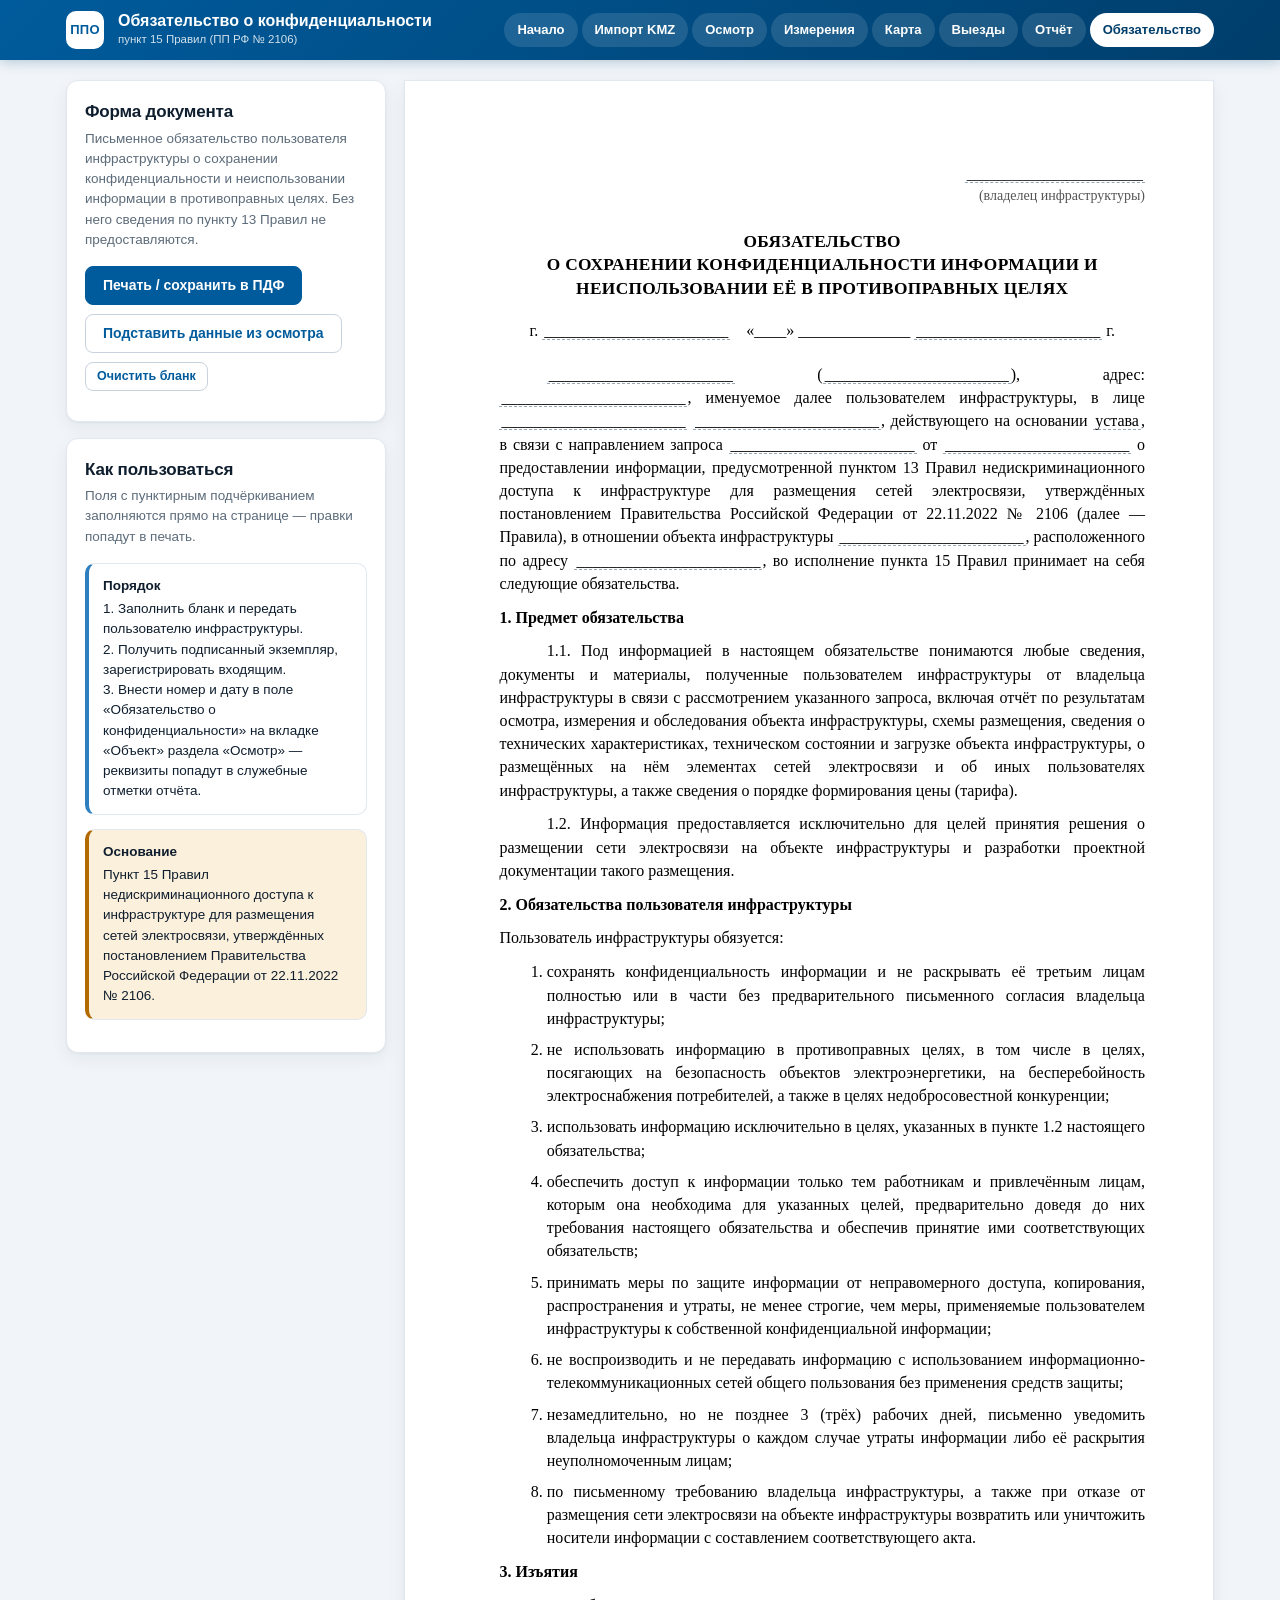
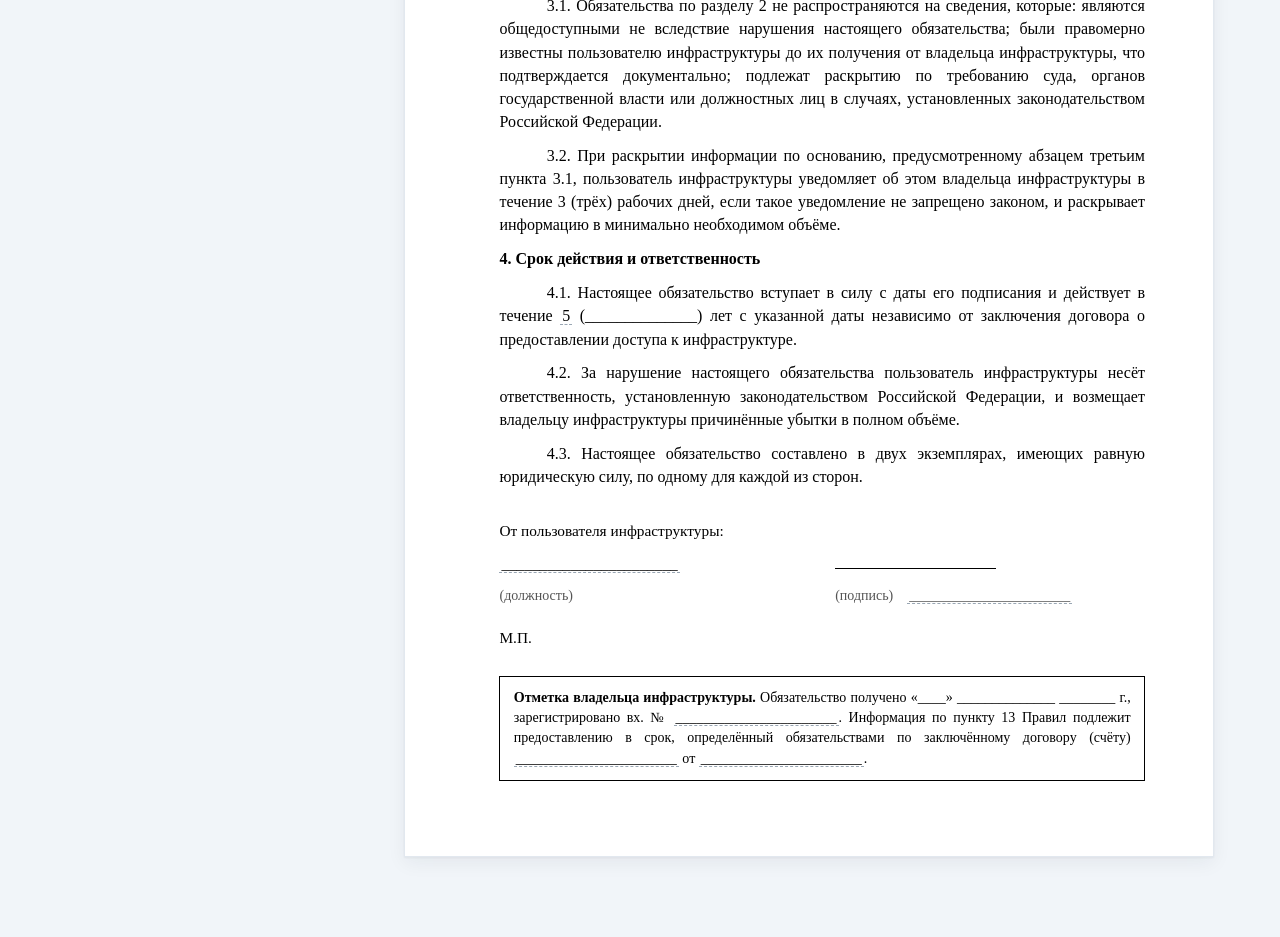
<file: obyazatelstvo.html>
<!DOCTYPE html>
<html lang="ru">
<head>
<meta charset="utf-8">
<meta name="viewport" content="width=device-width, initial-scale=1, viewport-fit=cover">
<title>Обязательство о конфиденциальности · ППО ВОЛС</title>
<link rel="stylesheet" href="ppo-ui.css">
<style>
.layout{display:grid;grid-template-columns:320px 1fr;gap:18px;align-items:start}
@media (max-width:920px){ .layout{grid-template-columns:1fr} }

.sheet{background:#fff;border:1px solid var(--line-s);box-shadow:var(--sh);
  padding:22mm 18mm 20mm 25mm;font-family:"Times New Roman",Times,serif;font-size:12pt;
  color:#000;line-height:1.45;text-align:justify}
.sheet p{margin:0 0 8pt;text-indent:1.25cm}
.sheet p.ni{text-indent:0}
.sheet h1{font-family:inherit;font-size:13pt;font-weight:bold;text-align:center;
  margin:0 0 14pt;text-transform:uppercase;letter-spacing:.02em;line-height:1.35}
.sheet .head{text-align:right;margin-bottom:18pt;text-indent:0;font-size:11.5pt;line-height:1.35}
.sheet ol{margin:0 0 8pt;padding-left:1.25cm}
.sheet ol li{margin-bottom:6pt;text-align:justify}
.sheet table.sig{width:100%;border-collapse:collapse;margin-top:20pt;font-size:11.5pt}
.sheet table.sig td{padding:4pt 0;vertical-align:bottom;border:0}
.sheet .line{display:inline-block;border-bottom:1px solid #000;min-width:52%}
.sheet .fillable{border-bottom:1px dashed #9AA7B4;outline:none;padding:0 2px}
.sheet .fillable:focus{background:#EAF3FB;border-bottom-style:solid}
.sheet .muted{color:#555;font-size:10.5pt}
.sheet .note-in{border:1px solid #000;padding:8pt 10pt;margin-top:16pt;font-size:10.5pt;text-indent:0}

@media print{
  .ppo-top,.side,.wrap{padding:0;margin:0}
  .ppo-top,.side{display:none}
  .layout{display:block}
  .wrap{max-width:none}
  .sheet{border:0;box-shadow:none;padding:0}
  .sheet .fillable{border-bottom:1px solid #000}
  @page{size:A4; margin:20mm 15mm 20mm 30mm}
}
</style>
</head>
<body>

<header class="ppo-top"><div class="ppo-top-in">
  <div class="ppo-mark">ППО</div>
  <div class="ppo-brand"><b>Обязательство о конфиденциальности</b><span>пункт 15 Правил (ПП РФ № 2106)</span></div>
  <nav id="ppoNav"></nav>
</div></header>

<div class="wrap">
<div class="layout">

  <aside class="side">
    <div class="card">
      <h2>Форма документа</h2>
      <p class="sub">Письменное обязательство пользователя инфраструктуры о сохранении конфиденциальности
         и неиспользовании информации в противоправных целях. Без него сведения по пункту 13 Правил
         не предоставляются.</p>
      <div class="btnrow">
        <button class="btn" onclick="window.print()">Печать / сохранить в ПДФ</button>
        <button class="btn ghost" id="btnFill">Подставить данные из осмотра</button>
        <button class="btn ghost sm" id="btnBlank">Очистить бланк</button>
      </div>
      <div id="msg" style="margin-top:12px"></div>
    </div>
    <div class="card">
      <h2>Как пользоваться</h2>
      <p class="sub">Поля с пунктирным подчёркиванием заполняются прямо на странице —
         правки попадут в печать.</p>
      <div class="note"><b>Порядок</b>
        1. Заполнить бланк и передать пользователю инфраструктуры.<br>
        2. Получить подписанный экземпляр, зарегистрировать входящим.<br>
        3. Внести номер и дату в поле «Обязательство о конфиденциальности» на вкладке
        «Объект» раздела «Осмотр» — реквизиты попадут в служебные отметки отчёта.
      </div>
      <div class="note warn"><b>Основание</b>
        Пункт 15 Правил недискриминационного доступа к инфраструктуре для размещения сетей
        электросвязи, утверждённых постановлением Правительства Российской Федерации
        от 22.11.2022 № 2106.</div>
    </div>
  </aside>

  <main class="sheet" id="sheet"></main>

</div>
</div>

<div class="toast" id="toast"></div>

<script src="ppo-core.js"></script>
<script>
'use strict';
function $(id){ return document.getElementById(id); }
function esc(s){ return String(s===undefined||s===null?'':s)
  .replace(/[&<>"]/g,function(c){return {'&':'&amp;','<':'&lt;','>':'&gt;','"':'&quot;'}[c];}); }
function toast(m,bad){ var t=$('toast'); t.textContent=m; t.className='toast on'+(bad?' bad':'');
  setTimeout(function(){t.className='toast';},2600); }

/* Пустое поле показывается подчёркиванием нужной ширины, заполненное — текстом. */
function f(v, w){
  var s = String(v===undefined||v===null?'':v).trim();
  var style = w ? ' style="min-width:' + w + '"' : '';
  return '<span class="fillable" contenteditable="true"' + style + '>' +
         (s ? esc(s) : '&nbsp;'.repeat(w ? 0 : 0) + '_______________________') + '</span>';
}
function fmt(v){ return v ? PPO.fmtDate(v) : ''; }

function build(P){
  P = P || {};
  var owner = P['ВЛАДЕЛЕЦ_ФИЛИАЛ'] || P['ВЛАДЕЛЕЦ_НАИМ'] || '';
  var H = '';

  H += '<p class="head ni">' + f(owner) + '<br><span class="muted">(владелец инфраструктуры)</span></p>';

  H += '<h1>Обязательство<br>о сохранении конфиденциальности информации и неиспользовании её в противоправных целях</h1>';

  H += '<p class="ni" style="text-align:center;margin-bottom:16pt">' +
       'г. ' + f(P['ОБЪЕКТ_МЕСТО']) + '&nbsp;&nbsp;&nbsp;&nbsp;«____» ______________ ' + f('', '3em') + ' г.</p>';

  H += '<p>' + f(P['ПОЛЬЗОВАТЕЛЬ_НАИМ']) + ' (' + f(P['ПОЛЬЗОВАТЕЛЬ_РЕКВИЗИТЫ']) +
       '), адрес: ' + f(P['ПОЛЬЗОВАТЕЛЬ_АДРЕС']) + ', именуемое далее пользователем инфраструктуры, ' +
       'в лице ' + f(P['ПОЛЬЗОВАТЕЛЬ_ПОДПИСАНТ_ДОЛЖ']) + ' ' + f(P['ПОЛЬЗОВАТЕЛЬ_ПОДПИСАНТ_ФИО']) +
       ', действующего на основании ' + f(P['ПОЛЬЗОВАТЕЛЬ_ОСНОВАНИЕ'] || 'устава') +
       ', в связи с направлением запроса ' + f(P['ЗАПРОС_НОМЕР']) + ' от ' + f(fmt(P['ЗАПРОС_ДАТА'])) +
       ' о предоставлении информации, предусмотренной пунктом 13 Правил недискриминационного доступа ' +
       'к инфраструктуре для размещения сетей электросвязи, утверждённых постановлением Правительства ' +
       'Российской Федерации от 22.11.2022 № 2106 (далее — Правила), в отношении объекта инфраструктуры ' +
       f(P['ОБЪЕКТ_НАИМ']) + ', расположенного по адресу ' + f(P['ОБЪЕКТ_МЕСТО']) + ', ' +
       'во исполнение пункта 15 Правил принимает на себя следующие обязательства.</p>';

  H += '<p class="ni"><b>1. Предмет обязательства</b></p>';
  H += '<p>1.1. Под информацией в настоящем обязательстве понимаются любые сведения, документы и материалы, ' +
       'полученные пользователем инфраструктуры от владельца инфраструктуры в связи с рассмотрением ' +
       'указанного запроса, включая отчёт по результатам осмотра, измерения и обследования объекта ' +
       'инфраструктуры, схемы размещения, сведения о технических характеристиках, техническом состоянии ' +
       'и загрузке объекта инфраструктуры, о размещённых на нём элементах сетей электросвязи и об иных ' +
       'пользователях инфраструктуры, а также сведения о порядке формирования цены (тарифа).</p>';
  H += '<p>1.2. Информация предоставляется исключительно для целей принятия решения о размещении сети ' +
       'электросвязи на объекте инфраструктуры и разработки проектной документации такого размещения.</p>';

  H += '<p class="ni"><b>2. Обязательства пользователя инфраструктуры</b></p>';
  H += '<p class="ni">Пользователь инфраструктуры обязуется:</p>';
  H += '<ol>' +
    '<li>сохранять конфиденциальность информации и не раскрывать её третьим лицам полностью или в части ' +
      'без предварительного письменного согласия владельца инфраструктуры;</li>' +
    '<li>не использовать информацию в противоправных целях, в том числе в целях, посягающих на безопасность ' +
      'объектов электроэнергетики, на бесперебойность электроснабжения потребителей, а также в целях ' +
      'недобросовестной конкуренции;</li>' +
    '<li>использовать информацию исключительно в целях, указанных в пункте 1.2 настоящего обязательства;</li>' +
    '<li>обеспечить доступ к информации только тем работникам и привлечённым лицам, которым она необходима ' +
      'для указанных целей, предварительно доведя до них требования настоящего обязательства и обеспечив ' +
      'принятие ими соответствующих обязательств;</li>' +
    '<li>принимать меры по защите информации от неправомерного доступа, копирования, распространения ' +
      'и утраты, не менее строгие, чем меры, применяемые пользователем инфраструктуры к собственной ' +
      'конфиденциальной информации;</li>' +
    '<li>не воспроизводить и не передавать информацию с использованием информационно-телекоммуникационных ' +
      'сетей общего пользования без применения средств защиты;</li>' +
    '<li>незамедлительно, но не позднее 3 (трёх) рабочих дней, письменно уведомить владельца инфраструктуры ' +
      'о каждом случае утраты информации либо её раскрытия неуполномоченным лицам;</li>' +
    '<li>по письменному требованию владельца инфраструктуры, а также при отказе от размещения сети ' +
      'электросвязи на объекте инфраструктуры возвратить или уничтожить носители информации ' +
      'с составлением соответствующего акта.</li>' +
    '</ol>';

  H += '<p class="ni"><b>3. Изъятия</b></p>';
  H += '<p>3.1. Обязательства по разделу 2 не распространяются на сведения, которые: являются общедоступными ' +
       'не вследствие нарушения настоящего обязательства; были правомерно известны пользователю ' +
       'инфраструктуры до их получения от владельца инфраструктуры, что подтверждается документально; ' +
       'подлежат раскрытию по требованию суда, органов государственной власти или должностных лиц ' +
       'в случаях, установленных законодательством Российской Федерации.</p>';
  H += '<p>3.2. При раскрытии информации по основанию, предусмотренному абзацем третьим пункта 3.1, ' +
       'пользователь инфраструктуры уведомляет об этом владельца инфраструктуры в течение 3 (трёх) ' +
       'рабочих дней, если такое уведомление не запрещено законом, и раскрывает информацию ' +
       'в минимально необходимом объёме.</p>';

  H += '<p class="ni"><b>4. Срок действия и ответственность</b></p>';
  H += '<p>4.1. Настоящее обязательство вступает в силу с даты его подписания и действует ' +
       'в течение ' + f('5', '2.5em') + ' (______________) лет с указанной даты независимо от заключения ' +
       'договора о предоставлении доступа к инфраструктуре.</p>';
  H += '<p>4.2. За нарушение настоящего обязательства пользователь инфраструктуры несёт ответственность, ' +
       'установленную законодательством Российской Федерации, и возмещает владельцу инфраструктуры ' +
       'причинённые убытки в полном объёме.</p>';
  H += '<p>4.3. Настоящее обязательство составлено в двух экземплярах, имеющих равную юридическую силу, ' +
       'по одному для каждой из сторон.</p>';

  H += '<table class="sig"><tr><td style="width:52%">' +
       'От пользователя инфраструктуры:</td><td></td></tr>' +
       '<tr><td>' + f(P['ПОЛЬЗОВАТЕЛЬ_ПОДПИСАНТ_ДОЛЖ']) + '</td>' +
       '<td><span class="line"></span></td></tr>' +
       '<tr><td class="muted">(должность)</td>' +
       '<td class="muted">(подпись) &nbsp;&nbsp; ' + f(P['ПОЛЬЗОВАТЕЛЬ_ПОДПИСАНТ_ФИО']) + '</td></tr>' +
       '<tr><td colspan="2" style="padding-top:12pt">М.П.</td></tr></table>';

  H += '<div class="note-in"><b>Отметка владельца инфраструктуры.</b> Обязательство получено ' +
       '«____» ______________ ________ г., зарегистрировано вх. № ' + f('') + '. ' +
       'Информация по пункту 13 Правил подлежит предоставлению в срок, определённый обязательствами ' +
       'по заключённому договору (счёту) ' + f(P['ДОГОВОР_НОМЕР']) + ' от ' + f(fmt(P['ДОГОВОР_ДАТА'])) + '.</div>';

  $('sheet').innerHTML = H;
}

$('btnFill').onclick = function(){
  var D = PPO.load();
  if (!D.pass || !Object.keys(D.pass).length){
    $('msg').innerHTML = '<div class="note warn"><b>Данных осмотра нет</b>' +
      'Заполните вкладку «Объект» в разделе «Осмотр» — реквизиты подставятся сюда.</div>';
    return;
  }
  build(D.pass);
  $('msg').innerHTML = '<div class="note ok"><b>Реквизиты подставлены</b>' +
    'Проверьте поля и допишите недостающее прямо в бланке.</div>';
  toast('Данные подставлены');
};
$('btnBlank').onclick = function(){
  build({});
  $('msg').innerHTML = '';
  toast('Бланк очищен');
};

PPO.mountNav('obyazatelstvo.html');
(function(){
  var D = PPO.load();
  build((D.pass && Object.keys(D.pass).length) ? D.pass : {});
})();
</script>
</body>
</html>
</file>
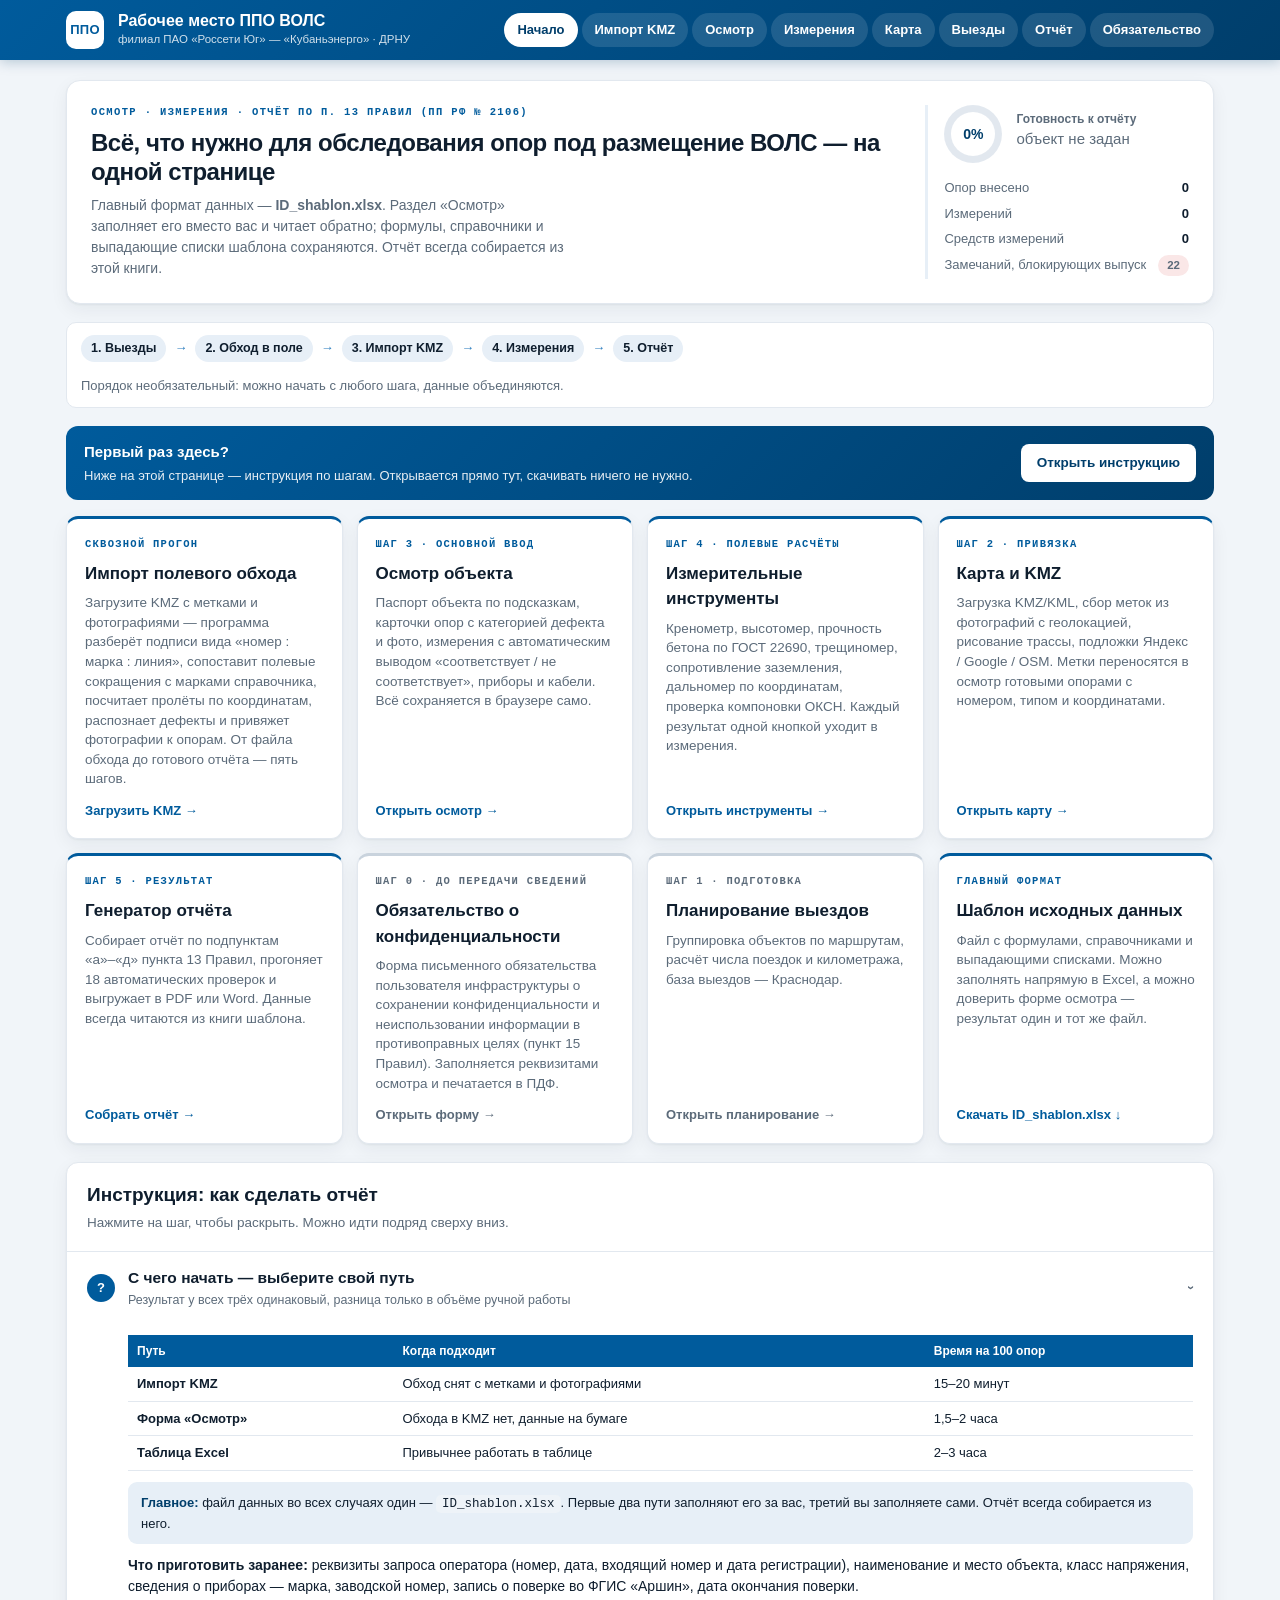
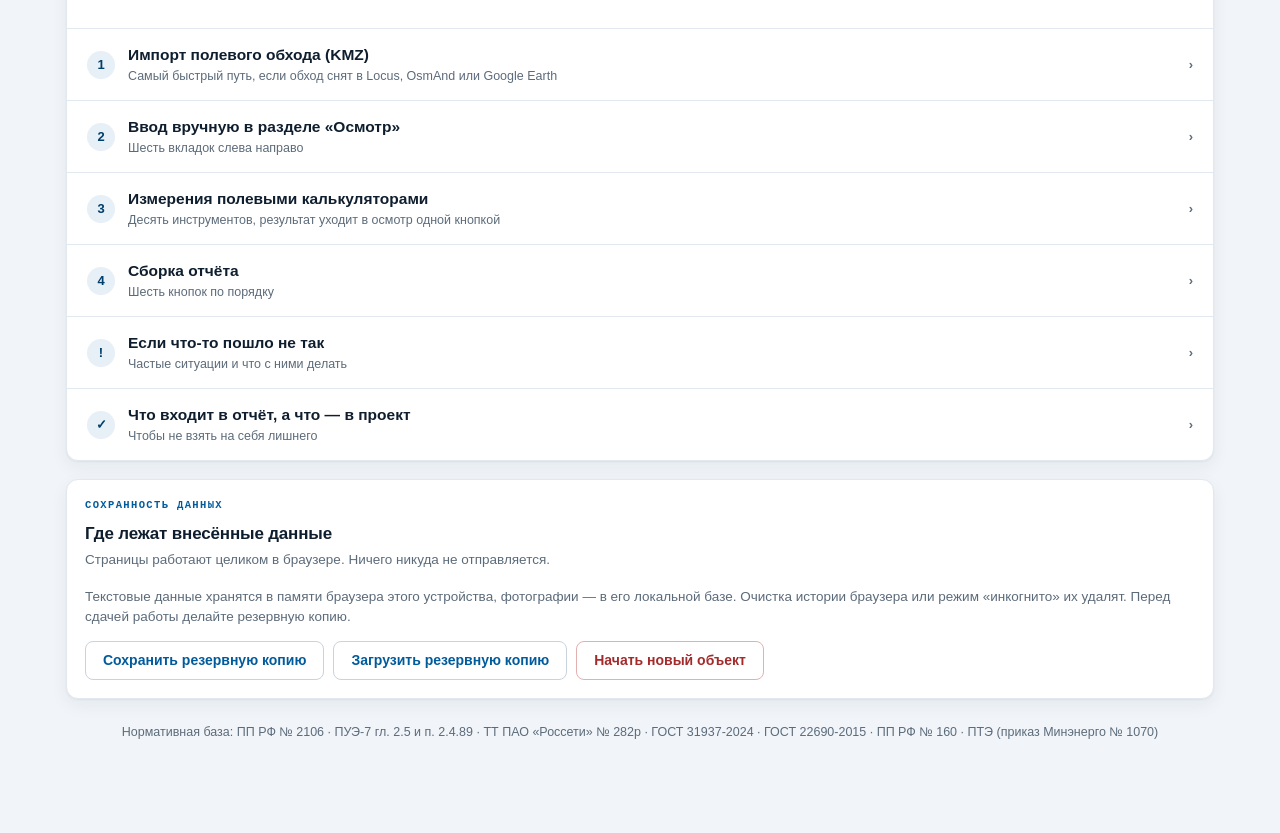
<file: portal.html>
<!DOCTYPE html>
<html lang="ru">
<head>
<meta charset="utf-8">
<meta name="viewport" content="width=device-width, initial-scale=1, viewport-fit=cover">
<title>Рабочее место ППО ВОЛС · осмотр, измерения, отчёт по п. 13 Правил</title>
<link rel="stylesheet" href="ppo-ui.css">
<style>
.hero{background:var(--paper);border:1px solid var(--line-s);border-radius:14px;box-shadow:var(--sh);
  padding:24px;margin-bottom:18px;display:grid;grid-template-columns:1fr auto;gap:22px;align-items:center}
.hero h1{margin:0 0 8px;font-size:24px;letter-spacing:-.02em;line-height:1.22}
.hero p{margin:0;color:var(--muted);font-size:14px;max-width:62ch}
.state{border-left:3px solid var(--blue-l);padding-left:16px;min-width:230px}
.state .obj{font-weight:700;font-size:15px;margin-bottom:8px;word-break:break-word}
.state .row{display:flex;justify-content:space-between;font-size:13px;padding:3px 0;gap:12px}
.state .row span{color:var(--muted)}
.state .row b{font-variant-numeric:tabular-nums}

.tiles{display:grid;grid-template-columns:repeat(auto-fit,minmax(268px,1fr));gap:14px}
.tile{background:var(--paper);border:1px solid var(--line-s);border-radius:var(--r);box-shadow:var(--sh);
  padding:18px;text-decoration:none;color:inherit;display:flex;flex-direction:column;
  border-top:3px solid var(--blue);transition:transform .16s, box-shadow .16s}
.tile:hover{transform:translateY(-2px);box-shadow:0 6px 22px rgba(15,30,46,.13)}
.tile .step{font-family:var(--mono);font-size:10.5px;letter-spacing:.12em;text-transform:uppercase;
  color:var(--blue);font-weight:700;margin-bottom:8px}
.tile h3{margin:0 0 7px;font-size:17px}
.tile p{margin:0 0 12px;font-size:13.5px;color:var(--muted);flex:1;line-height:1.45}
.tile .go{font-size:13px;font-weight:700;color:var(--blue)}
.tile.secondary{border-top-color:var(--line)}
.tile.secondary .step,.tile.secondary .go{color:var(--muted)}

.flow{display:flex;align-items:center;gap:8px;flex-wrap:wrap;font-size:13px;color:var(--muted);
  background:#fff;border:1px solid var(--line-s);border-radius:10px;padding:12px 14px;margin-bottom:18px}
.flow b{color:var(--ink);background:var(--blue-l);padding:4px 10px;border-radius:999px;font-size:12.5px}
.flow i{font-style:normal;color:var(--blue-2);font-weight:700}
/* ---------- встроенная инструкция ---------- */
.guide{background:var(--paper);border:1px solid var(--line-s);border-radius:var(--r);
  box-shadow:var(--sh);margin-top:18px;overflow:hidden}
.guide > .gh{padding:18px 20px;border-bottom:1px solid var(--line-s)}
.guide > .gh h2{margin:0 0 4px;font-size:19px}
.guide > .gh p{margin:0;color:var(--muted);font-size:13.5px}
.gitem{border-bottom:1px solid var(--line-s)}
.gitem:last-child{border-bottom:0}
.gitem > summary{list-style:none;cursor:pointer;padding:14px 20px;display:flex;gap:13px;align-items:center}
.gitem > summary::-webkit-details-marker{display:none}
.gitem .gn{width:28px;height:28px;flex:0 0 auto;border-radius:50%;background:var(--blue-l);color:var(--blue-d);
  display:grid;place-items:center;font-weight:800;font-size:13px}
.gitem[open] .gn{background:var(--blue);color:#fff}
.gitem .gt{flex:1}
.gitem .gt b{display:block;font-size:15.5px;font-weight:700}
.gitem .gt span{display:block;font-size:12.5px;color:var(--muted);margin-top:1px}
.gitem .gc{margin-left:auto;color:var(--muted);font-size:13px;font-weight:700;flex:0 0 auto}
.gitem[open] .gc{transform:rotate(90deg)}
.gbody{padding:2px 20px 20px 61px;font-size:14px}
.gbody ol{margin:0 0 12px;padding-left:19px}
.gbody ol li{margin-bottom:7px;line-height:1.5}
.gbody p{margin:0 0 11px;line-height:1.5}
.gbody .tip{background:var(--blue-l);border-radius:9px;padding:11px 13px;font-size:13px;margin:11px 0}
.gbody .tip b{color:var(--blue-d)}
.gbody code{font-family:var(--mono);font-size:12.5px;background:#EEF3F8;padding:2px 6px;border-radius:5px}
.gbody table{width:100%;border-collapse:collapse;font-size:13px;margin:10px 0}
.gbody th{background:var(--blue);color:#fff;text-align:left;padding:7px 9px;font-size:12px;font-weight:600}
.gbody td{padding:7px 9px;border-bottom:1px solid var(--line-s);vertical-align:top}
.gbody a.go2{display:inline-block;margin-top:4px;font-weight:700;font-size:13.5px;text-decoration:none}
.firstrun{background:linear-gradient(135deg,var(--blue),var(--blue-d));color:#fff;border-radius:12px;
  padding:15px 18px;margin-bottom:16px;display:flex;gap:14px;align-items:center;flex-wrap:wrap}
.firstrun b{font-size:15px}
.firstrun p{margin:2px 0 0;font-size:13px;opacity:.9}
.firstrun a{margin-left:auto;background:#fff;color:var(--blue-d);text-decoration:none;font-weight:700;
  font-size:13.5px;padding:9px 16px;border-radius:8px;white-space:nowrap}
@media (max-width:760px){ .gbody{padding-left:20px} .firstrun a{margin-left:0}  .hero{grid-template-columns:1fr} .state{border-left:0;border-top:1px solid var(--line-s);padding:14px 0 0} }
</style>
</head>
<body>

<header class="ppo-top"><div class="ppo-top-in">
  <div class="ppo-mark">ППО</div>
  <div class="ppo-brand"><b>Рабочее место ППО ВОЛС</b><span>филиал ПАО «Россети Юг» — «Кубаньэнерго» · ДРНУ</span></div>
  <nav id="ppoNav"></nav>
</div></header>

<div class="wrap">

  <section class="hero">
    <div>
      <div class="eyebrow">Осмотр · измерения · отчёт по п. 13 Правил (ПП РФ № 2106)</div>
      <h1>Всё, что нужно для обследования опор под размещение ВОЛС — на одной странице</h1>
      <p>Главный формат данных — <b>ID_shablon.xlsx</b>. Раздел «Осмотр» заполняет его вместо вас
         и читает обратно; формулы, справочники и выпадающие списки шаблона сохраняются.
         Отчёт всегда собирается из этой книги.</p>
    </div>
    <div class="state" id="state"></div>
  </section>

  <div class="flow">
    <b>1. Выезды</b><i>→</i><b>2. Обход в поле</b><i>→</i><b>3. Импорт KMZ</b><i>→</i><b>4. Измерения</b><i>→</i><b>5. Отчёт</b>
    <span style="width:100%;margin-top:6px">Порядок необязательный: можно начать с любого шага, данные объединяются.</span>
  </div>

  <div class="firstrun">
    <div><b>Первый раз здесь?</b><p>Ниже на этой странице — инструкция по шагам. Открывается прямо тут, скачивать ничего не нужно.</p></div>
    <a href="#guide">Открыть инструкцию</a>
  </div>

  <div class="tiles">

    <a class="tile" href="potok.html">
      <div class="step">Сквозной прогон</div>
      <h3>Импорт полевого обхода</h3>
      <p>Загрузите KMZ с метками и фотографиями — программа разберёт подписи вида
         «номер : марка : линия», сопоставит полевые сокращения с марками справочника,
         посчитает пролёты по координатам, распознает дефекты и привяжет фотографии к опорам.
         От файла обхода до готового отчёта — пять шагов.</p>
      <span class="go">Загрузить KMZ →</span>
    </a>

    <a class="tile" href="osmotr.html">
      <div class="step">Шаг 3 · основной ввод</div>
      <h3>Осмотр объекта</h3>
      <p>Паспорт объекта по подсказкам, карточки опор с категорией дефекта и фото, измерения
         с автоматическим выводом «соответствует / не соответствует», приборы и кабели.
         Всё сохраняется в браузере само.</p>
      <span class="go">Открыть осмотр →</span>
    </a>

    <a class="tile" href="pribory.html">
      <div class="step">Шаг 4 · полевые расчёты</div>
      <h3>Измерительные инструменты</h3>
      <p>Кренометр, высотомер, прочность бетона по ГОСТ 22690, трещиномер, сопротивление
         заземления, дальномер по координатам, проверка компоновки ОКСН.
         Каждый результат одной кнопкой уходит в измерения.</p>
      <span class="go">Открыть инструменты →</span>
    </a>

    <a class="tile" href="karta.html">
      <div class="step">Шаг 2 · привязка</div>
      <h3>Карта и KMZ</h3>
      <p>Загрузка KMZ/KML, сбор меток из фотографий с геолокацией, рисование трассы,
         подложки Яндекс / Google / OSM. Метки переносятся в осмотр готовыми опорами
         с номером, типом и координатами.</p>
      <span class="go">Открыть карту →</span>
    </a>

    <a class="tile" href="index.html">
      <div class="step">Шаг 5 · результат</div>
      <h3>Генератор отчёта</h3>
      <p>Собирает отчёт по подпунктам «а»–«д» пункта 13 Правил, прогоняет 18 автоматических
         проверок и выгружает в PDF или Word. Данные всегда читаются из книги шаблона.</p>
      <span class="go">Собрать отчёт →</span>
    </a>

    <a class="tile secondary" href="obyazatelstvo.html">
      <div class="step">Шаг 0 · до передачи сведений</div>
      <h3>Обязательство о конфиденциальности</h3>
      <p>Форма письменного обязательства пользователя инфраструктуры о сохранении конфиденциальности
         и неиспользовании информации в противоправных целях (пункт 15 Правил). Заполняется реквизитами
         осмотра и печатается в ПДФ.</p>
      <span class="go">Открыть форму →</span>
    </a>

    <a class="tile secondary" href="vyezdy.html">
      <div class="step">Шаг 1 · подготовка</div>
      <h3>Планирование выездов</h3>
      <p>Группировка объектов по маршрутам, расчёт числа поездок и километража,
         база выездов — Краснодар.</p>
      <span class="go">Открыть планирование →</span>
    </a>

    <a class="tile" href="ID_shablon.xlsx" download>
      <div class="step">Главный формат</div>
      <h3>Шаблон исходных данных</h3>
      <p>Файл с формулами, справочниками и выпадающими списками. Можно заполнять напрямую в Excel,
         а можно доверить форме осмотра — результат один и тот же файл.</p>
      <span class="go">Скачать ID_shablon.xlsx ↓</span>
    </a>

  </div>


  <div class="guide" id="guide">
    <div class="gh">
      <h2>Инструкция: как сделать отчёт</h2>
      <p>Нажмите на шаг, чтобы раскрыть. Можно идти подряд сверху вниз.</p>
    </div>

    <details class="gitem" open>
      <summary><div class="gn">?</div><div class="gt"><b>С чего начать — выберите свой путь</b>
        <span>Результат у всех трёх одинаковый, разница только в объёме ручной работы</span></div><div class="gc">›</div></summary>
      <div class="gbody">
        <table>
          <tr><th>Путь</th><th>Когда подходит</th><th>Время на 100 опор</th></tr>
          <tr><td><b>Импорт KMZ</b></td><td>Обход снят с метками и фотографиями</td><td>15–20 минут</td></tr>
          <tr><td><b>Форма «Осмотр»</b></td><td>Обхода в KMZ нет, данные на бумаге</td><td>1,5–2 часа</td></tr>
          <tr><td><b>Таблица Excel</b></td><td>Привычнее работать в таблице</td><td>2–3 часа</td></tr>
        </table>
        <div class="tip"><b>Главное:</b> файл данных во всех случаях один — <code>ID_shablon.xlsx</code>.
          Первые два пути заполняют его за вас, третий вы заполняете сами. Отчёт всегда собирается из него.</div>
        <p><b>Что приготовить заранее:</b> реквизиты запроса оператора (номер, дата, входящий номер и дата
          регистрации), наименование и место объекта, класс напряжения, сведения о приборах — марка,
          заводской номер, запись о поверке во ФГИС «Аршин», дата окончания поверки.</p>
      </div>
    </details>

    <details class="gitem">
      <summary><div class="gn">1</div><div class="gt"><b>Импорт полевого обхода (KMZ)</b>
        <span>Самый быстрый путь, если обход снят в Locus, OsmAnd или Google Earth</span></div><div class="gc">›</div></summary>
      <div class="gbody">
        <p><b>Как подписывать метки в поле</b> — единственное, что нужно делать аккуратно:</p>
        <p><code>номер : марка : линия : примечание</code></p>
        <table>
          <tr><th>Подпись метки</th><th>Что распознается</th></tr>
          <tr><td><code>104:П10-1:ВЛ 10 - Сщ-7</code></td><td>Опора 104, марка П10-1, линия ВЛ 10 Сщ-7</td></tr>
          <tr><td><code>103: УА10-1</code></td><td>Линия та же, что у предыдущей метки</td></tr>
          <tr><td><code>2-5:П3:ВЛ 0,4 №1 - 4:Отклонение от оси</code></td><td>Примечание даёт категорию дефекта Б</td></tr>
          <tr><td><code>Б/С</code></td><td>Не номер — в опоры не попадёт, покажется отдельно</td></tr>
        </table>
        <p><b>Три правила, которые экономят время:</b></p>
        <ol>
          <li>Название линии пишите только там, где она меняется. Остальные опоры её унаследуют.</li>
          <li>Класс напряжения отдельно не пишите — он берётся из названия линии.</li>
          <li>Марку пишите полевым сокращением: П3, УА10-1, П10/0,38. К справочнику её приведёт программа.</li>
        </ol>
        <p>Дефекты отмечайте словами: «разрушение», «оголение арматуры» — категория A;
          «отклонение», «наклон», «трещины» — Б; «скол», «загрязнение» — В.
          Пролёты не измеряйте, они посчитаются по координатам.</p>
        <p><b>Дальше на странице «Импорт KMZ»:</b></p>
        <ol>
          <li>Перетащите файл .kmz в рамку.</li>
          <li>Проверьте таблицу соответствия марок. Строка — одно сокращение, а не одна опора; строк выходит полтора десятка. Жёлтые строки — марку подобрать не удалось, выберите сами.</li>
          <li>Снимите галочки с линий, которые не входят в предмет отчёта.</li>
          <li>Заполните реквизиты. Часть уже подставлена из файла — под такими полями это написано.</li>
          <li>Нажмите «Перенести» и дождитесь полосы до конца. Сто фотографий переносятся 2–4 минуты.</li>
        </ol>
        <a class="go2" href="potok.html">Открыть импорт KMZ →</a>
      </div>
    </details>

    <details class="gitem">
      <summary><div class="gn">2</div><div class="gt"><b>Ввод вручную в разделе «Осмотр»</b>
        <span>Шесть вкладок слева направо</span></div><div class="gc">›</div></summary>
      <div class="gbody">
        <ol>
          <li><b>Объект.</b> Заполняйте сверху вниз. Красная точка у названия — без поля отчёт не выпустят.
            Класс напряжения выбирается нажатием на кружки, можно несколько.
            Габариты и охранная зона посчитаются сами и появятся в синем блоке наверху.</li>
          <li><b>Опоры.</b> Если нумерация подряд — «Добавить пачкой»: укажите номера с и по, марку
            и типовой пролёт, карточки создадутся все сразу. В карточке сначала выберите класс
            напряжения, только потом станут доступны марки этого класса.
            Цветная полоска слева показывает состояние: красная — аварийное, оранжевая — ограниченно
            работоспособное.</li>
          <li><b>Измерения.</b> Вводится только замеренное число — норматив и вывод считаются сами.
            Цветная плашка сразу покажет «соответствует» или «не соответствует».</li>
          <li><b>Приборы.</b> Обязательно запись о поверке во ФГИС «Аршин» и дата окончания.
            Красная подсветка — поверка истекла, измерения таким прибором не принимаются.</li>
          <li><b>Кабели.</b> Сверху — что размещает оператор. Снизу — что уже висит: провода ВЛ,
            грозотрос, ранее размещённые кабели. Без нижнего блока оценка занизит нагрузку.</li>
          <li><b>Проверка и выгрузка.</b> Кольцо показывает готовность. «Нужно исправить» — без этого
            отчёт не выпустить; «Стоит проверить» — соберётся, но качество пострадает.</li>
        </ol>
        <a class="go2" href="osmotr.html">Открыть осмотр →</a>
      </div>
    </details>

    <details class="gitem">
      <summary><div class="gn">3</div><div class="gt"><b>Измерения полевыми калькуляторами</b>
        <span>Десять инструментов, результат уходит в осмотр одной кнопкой</span></div><div class="gc">›</div></summary>
      <div class="gbody">
        <ol>
          <li>Нажмите на строку инструмента — раскроется поле ввода.</li>
          <li>Введите замеренное значение. Результат и вывод появятся сразу.</li>
          <li>Отметьте опоры, к которым относится измерение. Можно выбрать сразу несколько —
            галочками, целой линией, диапазоном номеров или кнопкой «Только с дефектами».
            Значение запишется отдельной строкой на каждую опору.</li>
          <li>«Записать в измерения» — результат попадёт в корзину внизу страницы.</li>
          <li>Набрав всё, нажмите «Отправить в осмотр».</li>
        </ol>
        <div class="tip"><b>Что считают инструменты:</b> отклонение стойки от вертикали (в том числе
          датчиком наклона телефона), высоту опоры, габарит через стрелу провеса, прочность бетона
          с отбраковкой по ГОСТ 22690, ширину раскрытия трещин по экранному эталону, сопротивление
          заземления с нормативом по грунту, пролёты по координатам сразу для всей линии, компоновку
          ОКСН из пяти расстояний, запас несущей способности, свободные места на опоре.</div>
        <p>Датчики телефона дают ориентировочную точность. Для отчёта пользуйтесь поверенным прибором,
          а калькулятор берите для пересчёта и проверки.</p>
        <a class="go2" href="pribory.html">Открыть инструменты →</a>
      </div>
    </details>

    <details class="gitem">
      <summary><div class="gn">4</div><div class="gt"><b>Сборка отчёта</b>
        <span>Шесть кнопок по порядку</span></div><div class="gc">›</div></summary>
      <div class="gbody">
        <ol>
          <li><b>Взять данные из осмотра</b> — если работали в форме или импортировали обход.</li>
          <li><b>Загрузить файл исходных данных (.xlsx)</b> — если таблицу заполнял кто-то другой.</li>
          <li><b>Фото дефектных опор</b> подставляются в приложение В сами при переходе из осмотра —
            с номером опоры, линией и категорией дефекта в подписи.
            Кнопка «Все фото из осмотра» добавит и остальные снимки.</li>
          <li><b>Схема трассы → приложение А</b> — картинкой или ПДФ.</li>
          <li>Посмотрите панель проверок: 18 автоматических проверок в пяти группах.</li>
          <li>Выгрузите: «Сохранить в ПДФ» или «Выгрузить в Ворд».</li>
        </ol>
        <div class="tip"><b>При печати в ПДФ</b> включите в браузере печать фона (background graphics),
          иначе не выведется цвет шапок таблиц.</div>
        <a class="go2" href="index.html">Открыть генератор отчёта →</a>
      </div>
    </details>

    <details class="gitem">
      <summary><div class="gn">!</div><div class="gt"><b>Если что-то пошло не так</b>
        <span>Частые ситуации и что с ними делать</span></div><div class="gc">›</div></summary>
      <div class="gbody">
        <table>
          <tr><th>Что видите</th><th>Что делать</th></tr>
          <tr><td>«Шаблон не найден рядом со страницей»</td><td>Страницы открыты с диска. Откройте рабочее место по обычной ссылке</td></tr>
          <tr><td>Марка опоры не выбирается</td><td>Сначала выберите класс напряжения — список марок фильтруется по нему</td></tr>
          <tr><td>Вывод по измерению не считается</td><td>Заполнены не все поля. Для габарита нужен ещё класс напряжения объекта</td></tr>
          <tr><td>В отчёте пустой раздел 4</td><td>Не внесены измерения</td></tr>
          <tr><td>Прибор подсвечен красным</td><td>Истекла поверка, измерения им в отчёт не принимаются</td></tr>
          <tr><td>Пролёты не посчитались</td><td>У опор нет координат либо соседние опоры на разных линиях</td></tr>
          <tr><td>Опора не появилась после импорта</td><td>Подпись метки начинается не с номера. Смотрите блок «Метки, не ставшие опорами» на вкладке «Осмотр» → «Опоры»</td></tr>
          <tr><td>В отчёте пустая графа «Примечание»</td><td>Заполните описание дефекта на вкладке «Осмотр» → «Дефекты»</td></tr>
          <tr><td>После восстановления копии нет фото</td><td>Копия сделана старой версией. Новая кнопка «Резервная копия» упаковывает снимки внутрь файла</td></tr>
        </table>
      </div>
    </details>

    <details class="gitem">
      <summary><div class="gn">✓</div><div class="gt"><b>Что входит в отчёт, а что — в проект</b>
        <span>Чтобы не взять на себя лишнего</span></div><div class="gc">›</div></summary>
      <div class="gbody">
        <p><b>Отчёт фиксирует:</b> результаты визуального осмотра с категорией состояния по
          ГОСТ 31937-2024, инструментальные измерения, сведения о ранее размещённых элементах
          сетей связи, сводный вывод о технологической возможности доступа.</p>
        <p><b>В проектную документацию оператора:</b> поверочные расчёты нагрузок по ПУЭ-7
          и СП 20.13330.2016, выбор марок кабеля и арматуры, точки и высоты подвеса, стрелы провеса,
          технические решения по устранению дефектов. В отчёте это носит рекомендательный характер —
          пункты 5.1 и 6 ТТ № 282р.</p>
        <p style="margin-bottom:0"><a class="go2" href="Instrukciya_po_zapolneniyu.docx" download>Скачать полную инструкцию (Word) ↓</a></p>
      </div>
    </details>
  </div>

  <div class="card" style="margin-top:18px">
    <div class="eyebrow">Сохранность данных</div>
    <h2>Где лежат внесённые данные</h2>
    <p class="sub">Страницы работают целиком в браузере. Ничего никуда не отправляется.</p>
    <p style="font-size:13.5px;color:var(--muted);margin:0 0 14px">
      Текстовые данные хранятся в памяти браузера этого устройства, фотографии — в его локальной базе.
      Очистка истории браузера или режим «инкогнито» их удалят. Перед сдачей работы делайте резервную копию.</p>
    <div class="btnrow">
      <button class="btn ghost" onclick="PPO.exportJson()">Сохранить резервную копию</button>
      <button class="btn ghost" onclick="document.getElementById('imp').click()">Загрузить резервную копию</button>
      <input type="file" id="imp" accept=".json" hidden>
      <button class="btn danger" onclick="wipe()">Начать новый объект</button>
    </div>
  </div>

  <p style="font-size:12.5px;color:var(--muted);text-align:center;margin-top:24px">
    Нормативная база: ПП РФ № 2106 · ПУЭ-7 гл. 2.5 и п. 2.4.89 · ТТ ПАО «Россети» № 282р ·
    ГОСТ 31937-2024 · ГОСТ 22690-2015 · ПП РФ № 160 · ПТЭ (приказ Минэнерго № 1070)
  </p>
</div>

<div class="toast" id="toast"></div>

<script src="ppo-core.js"></script>
<script>
PPO.mountNav('portal.html');

function toast(m,bad){ var t=document.getElementById('toast'); t.textContent=m;
  t.className='toast on'+(bad?' bad':''); setTimeout(function(){t.className='toast';},2600); }

function paintState(){
  var d = PPO.load(), r = PPO.readiness(), pr = PPO.problems();
  var stop = pr.filter(function(x){return x.lv==='stop';}).length;
  var obj = d.pass['ОБЪЕКТ_НАИМ'] || '';
  document.getElementById('state').innerHTML =
    '<div class="ready" style="margin-bottom:12px">' +
      '<div class="ring" style="--p:'+r.pct+'"><i>'+r.pct+'%</i></div>' +
      '<div><div style="font-size:12px;color:var(--muted);font-weight:600">Готовность к отчёту</div>' +
      '<div class="obj">'+(obj ? esc(obj) : '<span style="color:var(--muted);font-weight:500">объект не задан</span>')+'</div></div>' +
    '</div>' +
    row('Опор внесено', d.poles.length) +
    row('Измерений', d.meas.length) +
    row('Средств измерений', d.si.length) +
    row('Замечаний, блокирующих выпуск', stop ? '<span class="tag bad">'+stop+'</span>' : '<span class="tag ok">нет</span>') +
    (d.saved ? '<div class="row" style="margin-top:8px"><span>Сохранено</span><b>'+new Date(d.saved).toLocaleString('ru-RU')+'</b></div>' : '');
}
function row(k,v){ return '<div class="row"><span>'+k+'</span><b>'+v+'</b></div>'; }
function esc(s){ return String(s).replace(/[&<>"]/g,function(c){return {'&':'&amp;','<':'&lt;','>':'&gt;','"':'&quot;'}[c];}); }

document.getElementById('imp').onchange = function(e){
  var f = e.target.files[0]; if (!f) return;
  PPO.importJson(f).then(function(){ paintState(); toast('Резервная копия загружена'); })
    .catch(function(err){ toast('Не удалось прочитать файл: '+err.message, true); });
  e.target.value = '';
};
function wipe(){
  if (!confirm('Все данные текущего объекта будут удалены из браузера.\nСначала сохраните резервную копию, если она нужна.\n\nПродолжить?')) return;
  PPO.reset(); PPO.photoAll().then(function(list){ list.forEach(function(p){ PPO.photoDel(p.id); }); });
  paintState(); toast('Начат новый объект');
}
paintState();
</script>
</body>
</html>
</file>
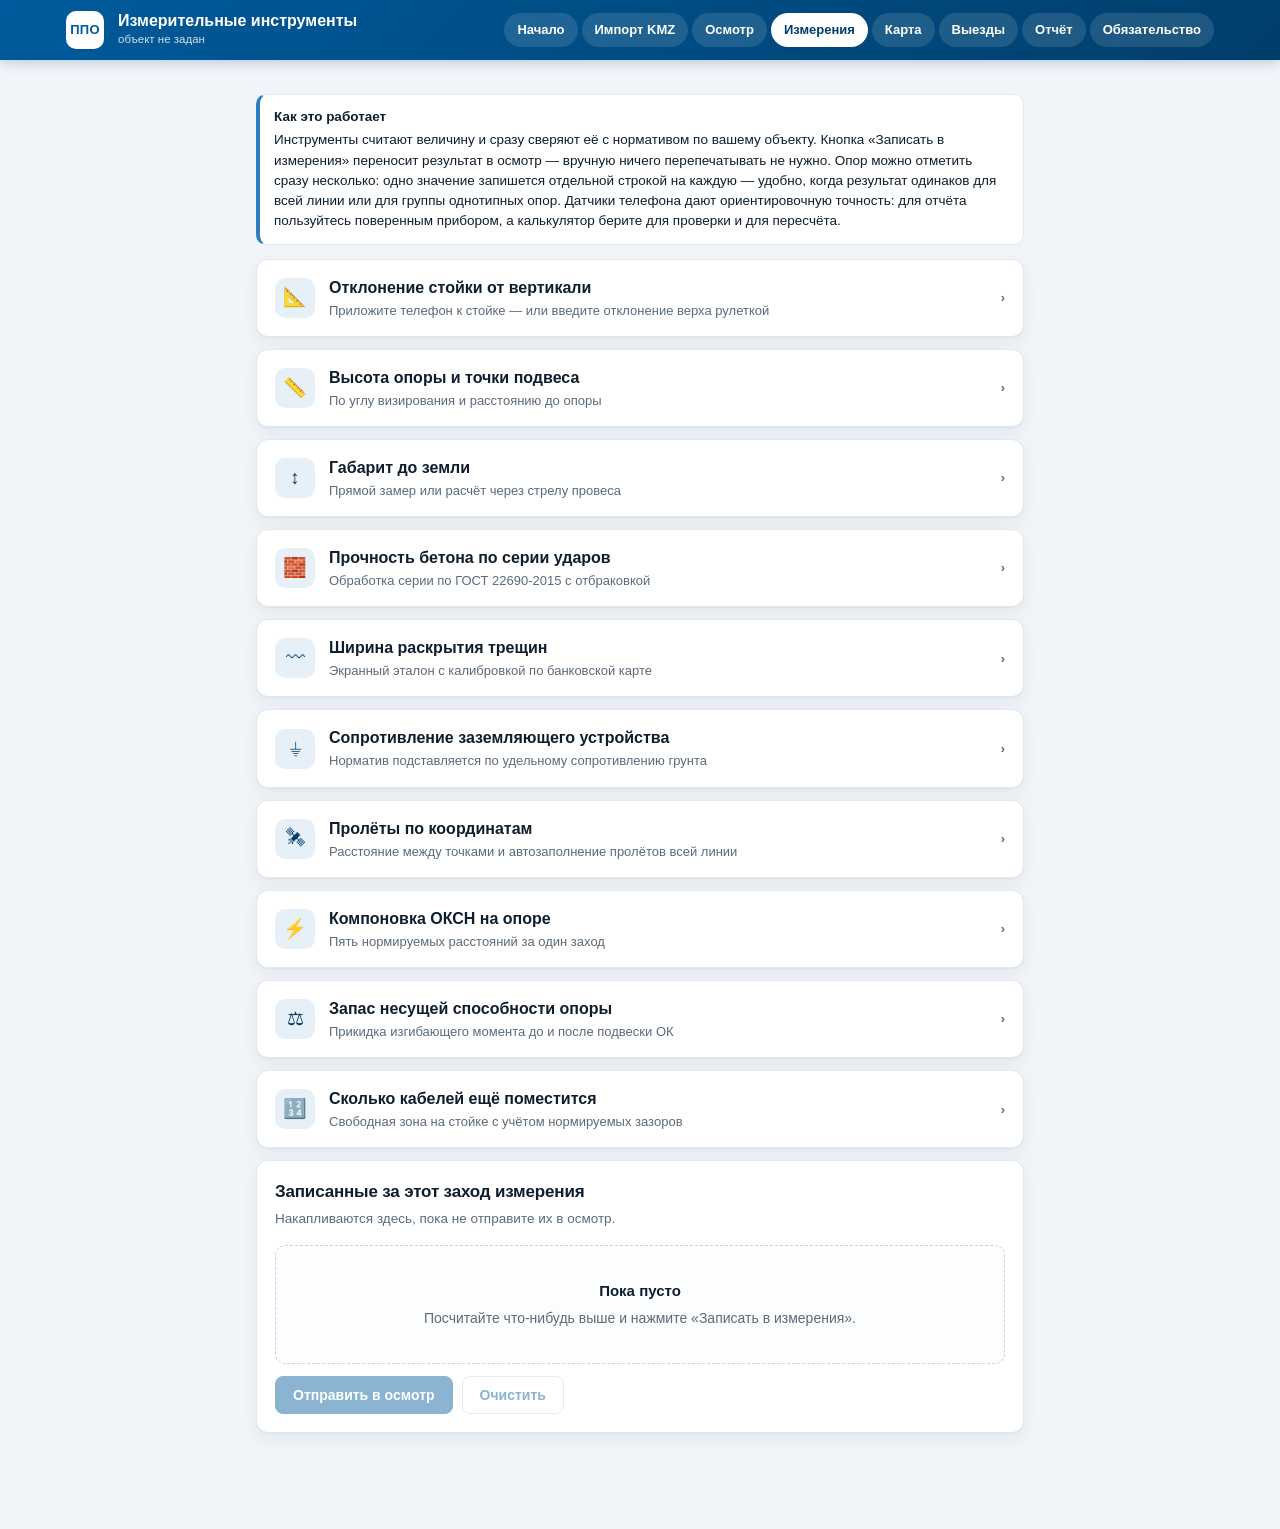
<file: pribory.html>
<!DOCTYPE html>
<html lang="ru">
<head>
<meta charset="utf-8">
<meta name="viewport" content="width=device-width, initial-scale=1, viewport-fit=cover">
<title>Измерительные инструменты · ППО ВОЛС</title>
<link rel="stylesheet" href="ppo-ui.css">
<style>
.tool{background:#fff;border:1px solid var(--line-s);border-radius:var(--r);box-shadow:var(--sh);margin-bottom:12px;overflow:hidden}
.tool > summary{list-style:none;cursor:pointer;padding:16px 18px;display:flex;gap:14px;align-items:center}
.tool > summary::-webkit-details-marker{display:none}
.tool .ic{width:40px;height:40px;flex:0 0 auto;border-radius:10px;background:var(--blue-l);color:var(--blue-d);
  display:grid;place-items:center;font-size:19px}
.tool .h b{display:block;font-size:16px;font-weight:700}
.tool .h span{display:block;font-size:13px;color:var(--muted);margin-top:2px;line-height:1.4}
.tool .caret{margin-left:auto;color:var(--muted);font-size:13px;font-weight:700;flex:0 0 auto}
.tool[open] .caret{transform:rotate(90deg)}
.tool .body{padding:0 18px 18px;border-top:1px solid var(--line-s);padding-top:16px}

.read{font-variant-numeric:tabular-nums;font-weight:800;letter-spacing:-.02em}
.bigread{background:var(--blue-d);color:#fff;border-radius:12px;padding:18px;text-align:center;margin-bottom:14px}
.bigread .v{font-size:40px;line-height:1;font-variant-numeric:tabular-nums;font-weight:800}
.bigread .u{font-size:14px;opacity:.8;margin-top:6px}
.bigread.ok{background:var(--ok)} .bigread.bad{background:var(--bad)}
.bigread small{display:block;font-size:12.5px;opacity:.85;margin-top:8px;font-weight:500}

.level{height:16px;border-radius:999px;background:var(--line-s);position:relative;margin:12px 0 6px;overflow:hidden}
.level i{position:absolute;top:0;bottom:0;width:4px;background:var(--blue);left:50%;transform:translateX(-50%);border-radius:2px}
.level::before{content:'';position:absolute;left:50%;top:0;bottom:0;width:1px;background:var(--muted);opacity:.4}

.serie{display:flex;flex-wrap:wrap;gap:6px;margin:10px 0}
.serie span{background:var(--blue-l);border-radius:7px;padding:5px 10px;font-size:13.5px;font-variant-numeric:tabular-nums;
  display:inline-flex;gap:7px;align-items:center}
.serie span.out{background:var(--bad-bg);color:var(--bad);text-decoration:line-through}
.serie span b{cursor:pointer;opacity:.5}

.ruler{border:1px solid var(--line);border-radius:10px;padding:14px;background:#fff;margin-top:12px}
.ruler .lines{display:flex;flex-direction:column;gap:11px;margin-top:10px}
.ruler .lines div{display:flex;align-items:center;gap:12px;font-size:13px}
.ruler .lines i{display:block;background:#111;height:26px;flex:0 0 auto}
.card-cal{display:flex;align-items:center;gap:12px;flex-wrap:wrap;font-size:13px}

.res{border:1px solid var(--line-s);border-radius:10px;padding:12px 14px;margin-top:12px;background:#FAFCFE;font-size:13.5px}
.res b{font-variant-numeric:tabular-nums}
.res table{width:100%;border-collapse:collapse;font-size:13px}
.res td{padding:4px 0;border-bottom:1px solid var(--line-s)}
.res td:last-child{text-align:right;font-weight:700;font-variant-numeric:tabular-nums;white-space:nowrap}
</style>
</head>
<body>

<header class="ppo-top"><div class="ppo-top-in">
  <div class="ppo-mark">ППО</div>
  <div class="ppo-brand"><b>Измерительные инструменты</b><span id="objline">объект не задан</span></div>
  <nav id="ppoNav"></nav>
</div></header>

<div class="wrap narrow">

  <div class="note"><b>Как это работает</b>
    Инструменты считают величину и сразу сверяют её с нормативом по вашему объекту.
    Кнопка «Записать в измерения» переносит результат в осмотр — вручную ничего перепечатывать не нужно.
    Опор можно отметить сразу несколько: одно значение запишется отдельной строкой на каждую —
    удобно, когда результат одинаков для всей линии или для группы однотипных опор.
    Датчики телефона дают ориентировочную точность: для отчёта пользуйтесь поверенным прибором,
    а калькулятор берите для проверки и для пересчёта.</div>

  <!-- ================================================== 1. КРЕНОМЕТР -->
  <details class="tool" id="t-kren">
    <summary><div class="ic">📐</div><div class="h"><b>Отклонение стойки от вертикали</b>
      <span>Приложите телефон к стойке — или введите отклонение верха рулеткой</span></div>
      <div class="caret">›</div></summary>
    <div class="body">
      <div class="bigread" id="k_read"><div class="v">—</div><div class="u">угол наклона</div></div>
      <div class="level"><i id="k_bar"></i></div>
      <div class="btnrow" style="margin-bottom:14px">
        <button class="btn ghost" id="k_start">Включить датчик наклона</button>
        <button class="btn ghost sm" id="k_hold">Зафиксировать</button>
      </div>
      <div class="grid2">
        <div class="field"><label>Отклонение верха от отвеса, мм</label>
          <input type="number" id="k_dev" step="1" placeholder="например 95"></div>
        <div class="field"><label>Высота опоры, м</label>
          <input type="number" id="k_h" step="0.1" placeholder="8,2"></div>
      </div>
      <div class="field"><label>Опоры</label><div id="k_pole"></div></div>
      <div id="k_out"></div>
    </div>
  </details>

  <!-- ================================================== 2. ВЫСОТОМЕР -->
  <details class="tool" id="t-vys">
    <summary><div class="ic">📏</div><div class="h"><b>Высота опоры и точки подвеса</b>
      <span>По углу визирования и расстоянию до опоры</span></div><div class="caret">›</div></summary>
    <div class="body">
      <div class="bigread" id="v_read"><div class="v">—</div><div class="u">высота от земли</div></div>
      <div class="btnrow" style="margin-bottom:14px">
        <button class="btn ghost" id="v_start">Наклон телефона как угломер</button>
        <span class="mini" id="v_ang">угол: —</span>
      </div>
      <div class="grid3">
        <div class="field"><label>Угол визирования, °</label><input type="number" id="v_a" step="0.1"></div>
        <div class="field"><label>Расстояние до опоры, м</label><input type="number" id="v_d" step="0.1"></div>
        <div class="field"><label>Высота глаз, м</label><input type="number" id="v_e" step="0.05" value="1.6"></div>
      </div>
      <p class="mini">Расстояние удобно взять дальномером или из координат соседних опор — см. инструмент «Пролёты по координатам».
         Высота нужна кренометру и для проверки габарита.</p>
      <div class="btnrow"><button class="btn ghost" id="v_use">Подставить в кренометр</button></div>
      <div id="v_out"></div>
    </div>
  </details>

  <!-- =============================================== 3. ГАБАРИТ ДО ЗЕМЛИ -->
  <details class="tool" id="t-gab">
    <summary><div class="ic">↕</div><div class="h"><b>Габарит до земли</b>
      <span>Прямой замер или расчёт через стрелу провеса</span></div><div class="caret">›</div></summary>
    <div class="body">
      <div class="field"><label>Что проверяем</label>
        <div class="chips" id="g_what">
          <span class="chip on" data-k="gz_prov">Нижний провод ВЛ</span>
          <span class="chip" data-k="gz_oksn">Проектируемый кабель</span>
        </div></div>
      <div class="grid2">
        <div class="field"><label>Замеренный габарит, м</label><input type="number" id="g_val" step="0.1"></div>
        <div class="field"><label>Опоры</label><div id="g_pole"></div></div>
      </div>
      <h3 class="blk">Если габарит считается, а не меряется</h3>
      <p class="mini">Габарит в середине пролёта = высота точки подвеса − стрела провеса. Стрела считается
         по приближению f ≈ q·L²/(8·H): q — погонная нагрузка, L — пролёт, H — тяжение.
         Это оценка для полевой проверки, точный расчёт — в проекте.</p>
      <div class="grid3">
        <div class="field"><label>Высота подвеса, м</label><input type="number" id="g_hp" step="0.1"></div>
        <div class="field"><label>Пролёт, м</label><input type="number" id="g_l" step="1"></div>
        <div class="field"><label>Погонная масса, кг/км</label><input type="number" id="g_q" step="1" placeholder="105"></div>
        <div class="field"><label>Тяжение, кН</label><input type="number" id="g_t" step="0.1" placeholder="4"></div>
      </div>
      <div class="btnrow"><button class="btn ghost" id="g_calc">Посчитать стрелу и габарит</button></div>
      <div id="g_out"></div>
    </div>
  </details>

  <!-- ============================================ 4. ПРОЧНОСТЬ БЕТОНА -->
  <details class="tool" id="t-bet">
    <summary><div class="ic">🧱</div><div class="h"><b>Прочность бетона по серии ударов</b>
      <span>Обработка серии по ГОСТ 22690-2015 с отбраковкой</span></div><div class="caret">›</div></summary>
    <div class="body">
      <p class="mini">Введите показания прибора по одному участку (не менее 6 отсчётов по ГОСТ 22690).
         Значения, отличающиеся от среднего более чем на 10 %, отбрасываются, среднее пересчитывается.</p>
      <div class="btnrow" style="margin-bottom:10px">
        <input type="number" id="b_in" step="0.1" placeholder="МПа" style="width:120px;padding:10px 12px;border:1px solid var(--line);border-radius:8px">
        <button class="btn ghost" id="b_add">Добавить отсчёт</button>
        <button class="btn ghost sm" id="b_clr">Очистить</button>
      </div>
      <div class="serie" id="b_serie"></div>
      <div class="grid2">
        <div class="field"><label>Проектный класс бетона, МПа</label><input type="number" id="b_cls" value="30" step="1"></div>
        <div class="field"><label>Опоры</label><div id="b_pole"></div></div>
      </div>
      <div id="b_out"></div>
    </div>
  </details>

  <!-- ================================================ 5. ТРЕЩИНОМЕР -->
  <details class="tool" id="t-cr">
    <summary><div class="ic">〰</div><div class="h"><b>Ширина раскрытия трещин</b>
      <span>Экранный эталон с калибровкой по банковской карте</span></div><div class="caret">›</div></summary>
    <div class="body">
      <div class="ruler">
        <div class="card-cal">
          <span>Приложите к экрану банковскую карту и подгоните ползунком под её длину (85,6 мм):</span>
          <input type="range" id="c_cal" min="1.5" max="6" step="0.01" value="3.78" style="flex:1;min-width:180px">
        </div>
        <div id="c_card" style="height:32px;border:2px dashed var(--blue-2);border-radius:6px;margin-top:10px;
             display:grid;place-items:center;font-size:12px;color:var(--blue-d)">85,6 мм</div>
        <div class="lines" id="c_lines"></div>
      </div>
      <div class="grid2" style="margin-top:14px">
        <div class="field"><label>Ширина раскрытия, мм</label><input type="number" id="c_val" step="0.05"></div>
        <div class="field"><label>Допускается по типовому проекту, мм</label><input type="number" id="c_ref" step="0.05" value="0.2"></div>
        <div class="field"><label>Опоры</label><div id="c_pole"></div></div>
      </div>
      <div id="c_out"></div>
    </div>
  </details>

  <!-- ============================================= 6. ЗАЗЕМЛЕНИЕ -->
  <details class="tool" id="t-zaz">
    <summary><div class="ic">⏚</div><div class="h"><b>Сопротивление заземляющего устройства</b>
      <span>Норматив подставляется по удельному сопротивлению грунта</span></div><div class="caret">›</div></summary>
    <div class="body">
      <div class="grid3">
        <div class="field"><label>Замеренное сопротивление, Ом</label><input type="number" id="z_val" step="0.1"></div>
        <div class="field"><label>Удельное сопротивление грунта ρ, Ом·м</label><input type="number" id="z_ro" step="10" value="100"></div>
        <div class="field"><label>Опоры</label><div id="z_pole"></div></div>
      </div>
      <p class="mini">Ориентиры по ρ: чернозём и суглинок влажный — 30…100; супесь — 150…400;
         песок — 400…1000; скальный грунт — свыше 2000 Ом·м. Точное значение берётся из протокола измерений.</p>
      <div id="z_out"></div>
    </div>
  </details>

  <!-- ============================================ 7. ПРОЛЁТЫ ПО GPS -->
  <details class="tool" id="t-dist">
    <summary><div class="ic">🛰</div><div class="h"><b>Пролёты по координатам</b>
      <span>Расстояние между точками и автозаполнение пролётов всей линии</span></div><div class="caret">›</div></summary>
    <div class="body">
      <div class="grid2">
        <div class="field"><label>Точка 1</label><select id="d_a"></select></div>
        <div class="field"><label>Точка 2</label><select id="d_b"></select></div>
      </div>
      <div class="btnrow" style="margin-bottom:8px">
        <button class="btn ghost" id="d_here">Взять текущую позицию как точку 1</button>
      </div>
      <div id="d_out"></div>
      <h3 class="blk">Заполнить пролёты по всей линии</h3>
      <p class="mini">Если у опор проставлены координаты, пролёт каждой опоры до следующей посчитается
         автоматически. Порядок берётся такой же, как в списке опор.</p>
      <div class="btnrow"><button class="btn" id="d_fill">Посчитать и записать пролёты</button></div>
      <div id="d_fillout"></div>
    </div>
  </details>

  <!-- ======================================== 8. КОМПОНОВКА ОКСН -->
  <details class="tool" id="t-komp">
    <summary><div class="ic">⚡</div><div class="h"><b>Компоновка ОКСН на опоре</b>
      <span>Пять нормируемых расстояний за один заход</span></div><div class="caret">›</div></summary>
    <div class="body">
      <p class="mini">Заполните то, что замерили — пустые поля пропускаются.
         Нормативы подставляются по классу напряжения объекта.</p>
      <div class="field"><label>Опоры</label><div id="x_pole"></div></div>
      <div class="grid2" id="x_fields"></div>
      <div id="x_out"></div>
    </div>
  </details>

  <!-- ====================================== 9. НЕСУЩАЯ СПОСОБНОСТЬ -->
  <details class="tool" id="t-mom">
    <summary><div class="ic">⚖</div><div class="h"><b>Запас несущей способности опоры</b>
      <span>Прикидка изгибающего момента до и после подвески ОК</span></div><div class="caret">›</div></summary>
    <div class="body">
      <div class="note warn" style="margin-top:0"><b>Это оценка, а не поверочный расчёт</b>
        Служит для отсева заведомо перегруженных опор в поле. Поверочный расчёт по ПУЭ-7 и
        СП 20.13330.2016 выполняется в проектной документации пользователя (пп. 5.1 и 6 ТТ № 282р).</div>
      <div class="grid2">
        <div class="field"><label>Марка опоры</label><select id="n_mark"></select></div>
        <div class="field"><label>Ветровой / весовой пролёт, м</label><input type="number" id="n_l" value="50" step="1"></div>
        <div class="field"><label>Район по ветру (ПУЭ-7 табл. 2.5.1)</label><select id="n_w"></select></div>
        <div class="field"><label>Район по гололёду (ПУЭ-7 табл. 2.5.3)</label><select id="n_i"></select></div>
        <div class="field"><label>Тип местности по ветру (п. 2.5.6)</label>
          <select id="n_t"><option value="1.0">А — открытая</option><option value="0.65" selected>В — застроенная</option>
          <option value="0.40">С — плотная застройка</option></select></div>
        <div class="field"><label>Размещаемый кабель</label><select id="n_cab"></select></div>
      </div>
      <p class="mini">Существующая подвеска берётся из осмотра (раздел «Кабели» → «Существующая подвеска»).</p>
      <div id="n_out"></div>
    </div>
  </details>

  <!-- ====================================== 10. ЁМКОСТЬ ОПОРЫ -->
  <details class="tool" id="t-cap">
    <summary><div class="ic">🔢</div><div class="h"><b>Сколько кабелей ещё поместится</b>
      <span>Свободная зона на стойке с учётом нормируемых зазоров</span></div><div class="caret">›</div></summary>
    <div class="body">
      <div class="grid3">
        <div class="field"><label>Высота нижней точки крепления провода ВЛ, м</label><input type="number" id="q_hp" step="0.1" placeholder="8,2"></div>
        <div class="field"><label>Уже размещено кабелей связи, шт</label><input type="number" id="q_n" step="1" value="0"></div>
        <div class="field"><label>Требуемый габарит ОК до земли, м</label><input type="number" id="q_g" step="0.1" value="5"></div>
      </div>
      <div id="q_out"></div>
    </div>
  </details>

  <div class="card">
    <h2>Записанные за этот заход измерения</h2>
    <p class="sub">Накапливаются здесь, пока не отправите их в осмотр.</p>
    <div id="basket"></div>
    <div class="btnrow" style="margin-top:12px">
      <button class="btn" id="send" disabled>Отправить в осмотр</button>
      <button class="btn ghost" id="clearb" disabled>Очистить</button>
    </div>
  </div>

</div>

<div class="toast" id="toast"></div>

<script src="ppo-core.js"></script>
<script>
'use strict';
var D = PPO.load(), C = PPO.ctx(), BASKET = [];
/* Норматив зависит от класса напряжения и характера местности КОНКРЕТНОЙ опоры.
   Раньше все калькуляторы считали по наибольшему классу объекта: на смешанном
   участке 0,4/10 кВ габарит провода до земли для опор 0,4 кВ завышался на метр.
   Пока опора не выбрана, остаётся общий контекст объекта. */
function ctxOfPick(poleSelId){
  var ps = polesOf(poleSelId);
  return ps.length ? PPO.ctxForPole(ps[0]) : C;
}
function $(id){ return document.getElementById(id); }
function esc(s){ return String(s===undefined||s===null?'':s)
  .replace(/[&<>"]/g,function(c){return {'&':'&amp;','<':'&lt;','>':'&gt;','"':'&quot;'}[c];}); }
function toast(m,bad){ var t=$('toast'); t.textContent=m; t.className='toast on'+(bad?' bad':'');
  setTimeout(function(){t.className='toast';},2600); }
function nf(n,k){ return String(Number(n).toFixed(k===undefined?2:k)).replace('.',','); }

PPO.mountNav('pribory.html');
$('objline').textContent = D.pass['ОБЪЕКТ_НАИМ'] || 'объект не задан';

/* --------- общие: выпадающие списки опор и СИ --------- */
/* к каждому инструменту — свой выбор опор, можно отметить сразу несколько */
var PICK = {};
['k_pole','g_pole','b_pole','c_pole','z_pole','x_pole'].forEach(function(id){
  if ($(id)) PICK[id] = PPO.mountPolePicker(id, { onChange:function(){ onPick(id); } });
});
function polesOf(id){ return PICK[id] ? PICK[id].poles() : []; }
function onPick(id){
  if (id === 'k_pole'){
    var ps = polesOf('k_pole');
    if (ps.length && ps[0].mark && !$('k_h').value){
      var r = PPO.poleByMark(ps[0].mark);
      if (r){ $('k_h').value = r.h; $('k_h').dispatchEvent(new Event('input')); }
    }
  }
}
function siFor(kindId){
  var pick = { vert:'Тахеометр', beton:'ИПС', gz_prov:'Тахеометр', gz_oksn:'Тахеометр',
               zazem:'ИС-', crack:'ЛИ-', d_oksn_prov:'Р50', d_oksn_elem:'Р50', d_vert:'Р50', d_horiz:'Р50' };
  var want = pick[kindId] || '';
  var hit = D.si.filter(function(s){ return want && String(s.mark||'').indexOf(want)>=0; })[0];
  return hit ? hit.mark : (D.si[0] ? D.si[0].mark : '');
}

/* --------- корзина результатов --------- */
function put(kindId, vals, poleSelId, srcName){
  var r = PPO.evalMeas(kindId, vals, ctxOfPick(poleSelId));
  if (!r){ toast('Не хватает данных для вывода', true); return; }
  var ps = polesOf(poleSelId);
  if (!ps.length) ps = [null];                 // измерение без привязки к опоре
  ps.forEach(function(p){
    /* по каждой опоре вывод пересчитывается заново — одно и то же измеренное
       число при разных классах напряжения даёт разный вывод */
    var rr = PPO.evalMeas(kindId, vals, p ? PPO.ctxForPole(p) : C) || r;
    BASKET.push({ kindId:rr.id, name:rr.name, place:rr.place, value:rr.value, unit:rr.unit, norm:rr.norm,
                  verdict:rr.verdict, si:siFor(rr.id), vals:vals, pole:p?p.num:'', line:p?p.line:'',
                  kv:p?String(p.kv||''):'', src:srcName || 'полевой калькулятор' });
  });
  paintBasket();
  toast(ps.length > 1 ? ('Записано на опор: ' + ps.length) : ('Записано: ' + r.name));
}
function paintBasket(){
  if (!BASKET.length){
    $('basket').innerHTML = '<div class="empty"><b>Пока пусто</b>Посчитайте что-нибудь выше и нажмите «Записать в измерения».</div>';
    $('send').disabled = true; $('clearb').disabled = true; return;
  }
  $('basket').innerHTML = '<div class="tblwrap"><table class="tbl"><tr><th>Измерение</th><th>Опора</th><th>Значение</th><th>Вывод</th><th></th></tr>' +
    BASKET.map(function(b,i){
      var bad = b.verdict.indexOf('не соответствует')===0;
      return '<tr><td>'+esc(b.name)+'</td><td>'+esc(b.pole||'—')+'</td>' +
        '<td><b>'+esc(b.value)+'</b> '+esc(b.unit==='—'?'':b.unit)+'</td>' +
        '<td><span class="tag '+(bad?'bad':'ok')+'">'+esc(b.verdict)+'</span></td>' +
        '<td><button class="btn ghost sm" data-rm="'+i+'">✕</button></td></tr>'; }).join('') + '</table></div>';
  Array.prototype.forEach.call($('basket').querySelectorAll('[data-rm]'), function(b){
    b.onclick = function(){ BASKET.splice(+b.dataset.rm,1); paintBasket(); };
  });
  $('send').disabled = false; $('clearb').disabled = false;
}
$('send').onclick = function(){
  sessionStorage.setItem('ppo_meas_in', JSON.stringify(BASKET));
  location.href = 'osmotr.html#meas';
};
$('clearb').onclick = function(){ BASKET = []; paintBasket(); };
paintBasket();

function outBox(el, r, kindId, vals, poleSel){
  if (!r){ el.innerHTML = ''; return; }
  var bad = r.verdict.indexOf('не соответствует')===0;
  el.innerHTML = '<div class="bigread '+(bad?'bad':'ok')+'"><div class="v">'+esc(r.value)+'</div>' +
    '<div class="u">'+esc(r.unit==='—'?r.name:r.unit)+'</div>' +
    '<small>'+esc(r.norm)+' — '+esc(r.verdict)+'</small></div>' +
    '<div class="btnrow"><button class="btn" data-save="1">Записать в измерения</button></div>';
  el.querySelector('[data-save]').onclick = function(){ put(kindId, vals, poleSel); };
}

/* ==================================================== 1. КРЕНОМЕТР */
(function(){
  var live = null, held = false;
  function angleFrom(e){
    var b = e.beta || 0, g = e.gamma || 0;
    return Math.round(Math.sqrt(b*b + g*g)*10)/10;
  }
  function onOrient(e){
    if (held) return;
    var a = angleFrom(e);
    a = a > 90 ? 180 - a : a;
    live = a;
    $('k_read').querySelector('.v').textContent = nf(a,1) + '°';
    $('k_bar').style.left = Math.max(2, Math.min(98, 50 + a*4)) + '%';
    var h = parseFloat($('k_h').value);
    if (h > 0){ $('k_dev').value = Math.round(Math.tan(a*Math.PI/180)*h*1000); recalc(); }
  }
  $('k_start').onclick = function(){
    function bind(){ window.addEventListener('deviceorientation', onOrient); $('k_start').textContent = 'Датчик включён'; }
    if (typeof DeviceOrientationEvent !== 'undefined' && DeviceOrientationEvent.requestPermission){
      DeviceOrientationEvent.requestPermission().then(function(s){
        if (s === 'granted') bind(); else toast('Доступ к датчику не разрешён', true);
      }).catch(function(){ toast('Датчик недоступен в этом браузере', true); });
    } else if ('ondeviceorientation' in window) bind();
    else toast('Устройство не отдаёт наклон — вводите отклонение вручную', true);
  };
  $('k_hold').onclick = function(){ held = !held; $('k_hold').textContent = held ? 'Отпустить' : 'Зафиксировать'; };
  function recalc(){
    var vals = { dev:$('k_dev').value, h:$('k_h').value };
    outBox($('k_out'), PPO.evalMeas('vert', vals, ctxOfPick('k_pole')), 'vert', vals, 'k_pole');
  }
  $('k_dev').oninput = $('k_h').oninput = recalc;
  /* высота подставляется в onPick() при выборе опор */
})();

/* ==================================================== 2. ВЫСОТОМЕР */
(function(){
  function calc(){
    var a = parseFloat($('v_a').value), d = parseFloat($('v_d').value), e = parseFloat($('v_e').value)||1.6;
    if (!(a>0) || !(d>0)){ $('v_read').querySelector('.v').textContent = '—'; $('v_out').innerHTML=''; return null; }
    var h = d*Math.tan(a*Math.PI/180) + e;
    $('v_read').querySelector('.v').textContent = nf(h,1) + ' м';
    $('v_out').innerHTML = '<div class="res"><table>' +
      '<tr><td>Превышение над уровнем глаз</td><td>'+nf(d*Math.tan(a*Math.PI/180),2)+' м</td></tr>' +
      '<tr><td>Высота глаз</td><td>'+nf(e,2)+' м</td></tr>' +
      '<tr><td>Итого высота от земли</td><td>'+nf(h,2)+' м</td></tr></table></div>';
    return h;
  }
  ['v_a','v_d','v_e'].forEach(function(id){ $(id).oninput = calc; });
  $('v_start').onclick = function(){
    function bind(){
      window.addEventListener('deviceorientation', function(e){
        var b = Math.abs(e.beta||0); var ang = Math.round((90 - Math.abs(90-b))*10)/10;
        $('v_ang').textContent = 'угол: ' + nf(Math.abs(90 - b),1) + '°  (нажмите, чтобы подставить)';
        $('v_ang').dataset.a = Math.abs(90-b).toFixed(1);
      });
      $('v_start').textContent = 'Угломер включён';
    }
    if (typeof DeviceOrientationEvent !== 'undefined' && DeviceOrientationEvent.requestPermission)
      DeviceOrientationEvent.requestPermission().then(function(s){ if (s==='granted') bind(); });
    else if ('ondeviceorientation' in window) bind();
    else toast('Устройство не отдаёт наклон', true);
  };
  $('v_ang').onclick = function(){ if (this.dataset.a){ $('v_a').value = this.dataset.a; calc(); } };
  $('v_use').onclick = function(){
    var h = calc(); if (!h) { toast('Сначала посчитайте высоту', true); return; }
    $('k_h').value = nf(h,1).replace(',','.');
    $('t-kren').open = true; $('t-kren').scrollIntoView({behavior:'smooth'});
    $('k_h').dispatchEvent(new Event('input'));
    toast('Высота подставлена в кренометр');
  };
})();

/* ================================================ 3. ГАБАРИТ ДО ЗЕМЛИ */
(function(){
  var kind = 'gz_prov';
  Array.prototype.forEach.call($('g_what').querySelectorAll('.chip'), function(el){
    el.onclick = function(){
      Array.prototype.forEach.call($('g_what').querySelectorAll('.chip'), function(x){ x.classList.remove('on'); });
      el.classList.add('on'); kind = el.dataset.k; recalc();
    };
  });
  function recalc(){
    var vals = { val:$('g_val').value };
    outBox($('g_out'), PPO.evalMeas(kind, vals, ctxOfPick('g_pole')), kind, vals, 'g_pole');
  }
  $('g_val').oninput = recalc;
  $('g_calc').onclick = function(){
    var hp = parseFloat($('g_hp').value), L = parseFloat($('g_l').value),
        q = parseFloat($('g_q').value), T = parseFloat($('g_t').value);
    if (!(hp>0)||!(L>0)||!(q>0)||!(T>0)){ toast('Заполните все четыре поля', true); return; }
    var w = q/1000*9.81;                 // Н/м
    var f = w*L*L/(8*T*1000);            // м
    var g = hp - f;
    $('g_val').value = g.toFixed(2);
    recalc();
    $('g_out').insertAdjacentHTML('afterbegin', '<div class="res"><table>' +
      '<tr><td>Погонная нагрузка</td><td>'+nf(w,2)+' Н/м</td></tr>' +
      '<tr><td>Стрела провеса</td><td>'+nf(f,2)+' м</td></tr>' +
      '<tr><td>Габарит в середине пролёта</td><td>'+nf(g,2)+' м</td></tr></table>' +
      '<p class="mini" style="margin:8px 0 0">Расчёт по приближению параболы без учёта гололёда, ветра и температуры. ' +
      'Точная стрела провеса — в монтажных таблицах проекта.</p></div>');
  };
})();

/* ============================================= 4. ПРОЧНОСТЬ БЕТОНА */
(function(){
  var S = [];
  function stats(){
    if (!S.length) return null;
    var m0 = S.reduce(function(a,b){return a+b;},0)/S.length;
    var keep = S.filter(function(v){ return Math.abs(v-m0) <= 0.10*m0; });
    var out  = S.filter(function(v){ return Math.abs(v-m0) >  0.10*m0; });
    var m = keep.length ? keep.reduce(function(a,b){return a+b;},0)/keep.length : m0;
    var sd = keep.length>1 ? Math.sqrt(keep.reduce(function(a,b){return a+(b-m)*(b-m);},0)/(keep.length-1)) : 0;
    return { m0:m0, m:m, sd:sd, cv: m? sd/m*100 : 0, keep:keep, out:out };
  }
  function paint(){
    var st = stats();
    $('b_serie').innerHTML = S.map(function(v,i){
      var bad = st && st.out.indexOf(v) >= 0;
      return '<span class="'+(bad?'out':'')+'">'+nf(v,1)+'<b data-i="'+i+'">✕</b></span>'; }).join('');
    Array.prototype.forEach.call($('b_serie').querySelectorAll('b'), function(b){
      b.onclick = function(){ S.splice(+b.dataset.i,1); paint(); };
    });
    if (!st){ $('b_out').innerHTML = ''; return; }
    var vals = { val: st.m.toFixed(1), cls: $('b_cls').value };
    var r = PPO.evalMeas('beton', vals, ctxOfPick('b_pole'));
    outBox($('b_out'), r, 'beton', vals, 'b_pole');
    $('b_out').insertAdjacentHTML('afterbegin','<div class="res"><table>' +
      '<tr><td>Отсчётов в серии</td><td>'+S.length+'</td></tr>' +
      '<tr><td>Отбраковано (отклонение свыше 10 %)</td><td>'+st.out.length+'</td></tr>' +
      '<tr><td>Среднее по принятым</td><td>'+nf(st.m,1)+' МПа</td></tr>' +
      '<tr><td>Стандартное отклонение</td><td>'+nf(st.sd,2)+' МПа</td></tr>' +
      '<tr><td>Коэффициент вариации</td><td>'+nf(st.cv,1)+' %</td></tr></table>' +
      (S.length < 6 ? '<p class="mini" style="margin:8px 0 0;color:var(--warn)">По ГОСТ 22690-2015 на участке нужно не менее 6 отсчётов.</p>' : '') +
      '</div>');
  }
  $('b_add').onclick = function(){
    var v = parseFloat($('b_in').value);
    if (!(v>0)){ toast('Введите число', true); return; }
    S.push(v); $('b_in').value=''; $('b_in').focus(); paint();
  };
  $('b_in').onkeydown = function(e){ if (e.key==='Enter') $('b_add').click(); };
  $('b_clr').onclick = function(){ S = []; paint(); };
  $('b_cls').oninput = paint;
  paint();
})();

/* ================================================== 5. ТРЕЩИНОМЕР */
(function(){
  var W = [0.05,0.1,0.15,0.2,0.3,0.4,0.5];
  function px(){ return parseFloat($('c_cal').value); }   // пикселей на 1 мм
  function paint(){
    $('c_card').style.width = (85.6*px()) + 'px';
    $('c_lines').innerHTML = W.map(function(w){
      return '<div><i style="width:'+Math.max(1, w*px())+'px"></i>' +
             '<span>'+nf(w,2)+' мм</span>' +
             '<button class="btn ghost sm" data-w="'+w+'">Это она</button></div>'; }).join('');
    Array.prototype.forEach.call($('c_lines').querySelectorAll('[data-w]'), function(b){
      b.onclick = function(){ $('c_val').value = b.dataset.w; recalc(); };
    });
  }
  function recalc(){
    var vals = { val:$('c_val').value, ref:$('c_ref').value };
    outBox($('c_out'), PPO.evalMeas('crack', vals, ctxOfPick('c_pole')), 'crack', vals, 'c_pole');
  }
  $('c_cal').oninput = paint;
  $('c_val').oninput = $('c_ref').oninput = recalc;
  paint();
})();

/* ================================================== 6. ЗАЗЕМЛЕНИЕ */
(function(){
  function recalc(){
    var vals = { val:$('z_val').value, ro:$('z_ro').value };
    outBox($('z_out'), PPO.evalMeas('zazem', vals, ctxOfPick('z_pole')), 'zazem', vals, 'z_pole');
  }
  $('z_val').oninput = $('z_ro').oninput = recalc;
})();

/* ============================================== 7. ПРОЛЁТЫ ПО GPS */
(function(){
  var here = null;
  function opts(){
    var o = '<option value="">— выберите —</option>';
    if (here) o += '<option value="here">Текущая позиция</option>';
    return o + D.poles.filter(function(p){ return p.lat && p.lon; }).map(function(p){
      return '<option value="'+esc(p.id)+'">№ '+esc(p.num)+(p.line?' · '+esc(p.line):'')+'</option>'; }).join('');
  }
  function fill(){ $('d_a').innerHTML = opts(); $('d_b').innerHTML = opts(); }
  function pt(id){
    var v = $(id).value;
    if (v==='here') return here;
    var p = D.poles.filter(function(x){return x.id===v;})[0];
    return p && p.lat ? { lat:+String(p.lat).replace(',','.'), lon:+String(p.lon).replace(',','.') } : null;
  }
  function calc(){
    var a = pt('d_a'), b = pt('d_b');
    if (!a || !b){ $('d_out').innerHTML=''; return; }
    var m = PPO.haversine(a.lat, a.lon, b.lat, b.lon);
    $('d_out').innerHTML = '<div class="bigread"><div class="v">'+nf(m,1)+'</div><div class="u">метров между точками</div>' +
      '<small>' + nf(m/1000,3) + ' км по прямой (без учёта рельефа)</small></div>';
  }
  $('d_a').onchange = $('d_b').onchange = calc;
  $('d_here').onclick = function(){
    if (!navigator.geolocation){ toast('Геолокация недоступна', true); return; }
    navigator.geolocation.getCurrentPosition(function(p){
      here = { lat:p.coords.latitude, lon:p.coords.longitude };
      fill(); $('d_a').value='here'; calc();
      toast('Позиция получена, точность ±'+Math.round(p.coords.accuracy)+' м');
    }, function(){ toast('Не удалось получить позицию', true); }, { enableHighAccuracy:true, timeout:12000 });
  };
  $('d_fill').onclick = function(){
    /* группируем по линии: опоры одной линии могут идти в списке не подряд */
    var groups = {}, order = [];
    D.poles.forEach(function(p){
      var k = p.line || '';
      if (!groups[k]){ groups[k] = []; order.push(k); }
      groups[k].push(p);
    });
    var n = 0, noGeo = 0, jumps = [], ends = 0;
    order.forEach(function(k){
      var g = groups[k];
      for (var i=0;i<g.length;i++){
        var a = g[i], b = g[i+1];
        if (!b){ ends++; continue; }
        if (!a.lat || !a.lon || !b.lat || !b.lon){ noGeo++; continue; }
        var m = PPO.haversine(+String(a.lat).replace(',','.'), +String(a.lon).replace(',','.'),
                              +String(b.lat).replace(',','.'), +String(b.lon).replace(',','.'));
        if (m > 600){ jumps.push('№ '+a.num+' → № '+b.num+' ('+Math.round(m)+' м)'); continue; }
        a.span = Math.round(m); n++;
      }
    });
    PPO.save();
    $('d_fillout').innerHTML = '<div class="note '+(n?'ok':'warn')+'" style="margin-bottom:0"><b>' +
      (n ? 'Записано пролётов: '+n : 'Записать не удалось') + '</b>' +
      'У последних опор каждой линии пролёта нет — таких ' + ends + '.' +
      (noGeo ? '<br>Пропущено пар без координат: ' + noGeo + '.' : '') +
      (jumps.length ? '<br>Похоже на разрыв трассы, пролёт не записан: ' + jumps.join(', ') +
        '. Проверьте порядок опор или впишите пролёт вручную.' : '') +
      '</div>';
    if (n) toast('Пролёты записаны: '+n);
  };
  fill();
})();

/* ============================================ 8. КОМПОНОВКА ОКСН */
(function(){
  var KINDS = ['gz_oksn','d_oksn_prov','d_oksn_elem','d_vert','d_horiz'];
  $('x_fields').innerHTML = KINDS.map(function(k){
    var m = PPO.measById(k);
    return '<div class="field"><label>'+esc(m.name)+'</label>' +
           '<input type="number" step="0.01" data-x="'+k+'"><div class="hint">'+esc(m.norm(null, C))+'</div></div>';
  }).join('');
  function recalc(){
    var rows = [];
    Array.prototype.forEach.call($('x_fields').querySelectorAll('[data-x]'), function(el){
      if (!el.value) return;
      var r = PPO.evalMeas(el.dataset.x, { val:el.value }, ctxOfPick('x_pole'));
      if (r) rows.push(r);
    });
    if (!rows.length){ $('x_out').innerHTML = ''; return; }
    var bad = rows.filter(function(r){ return r.verdict.indexOf('не соответствует')===0; }).length;
    $('x_out').innerHTML = '<div class="tblwrap" style="margin-top:12px"><table class="tbl">' +
      '<tr><th>Расстояние</th><th>Замер</th><th>Вывод</th></tr>' +
      rows.map(function(r){
        var b = r.verdict.indexOf('не соответствует')===0;
        return '<tr><td>'+esc(r.name)+'<div class="mini">'+esc(r.norm)+'</div></td>' +
               '<td><b>'+esc(r.value)+'</b> '+esc(r.unit)+'</td>' +
               '<td><span class="tag '+(b?'bad':'ok')+'">'+esc(r.verdict)+'</span></td></tr>'; }).join('') +
      '</table></div>' +
      '<div class="note '+(bad?'bad':'ok')+'"><b>' +
        (bad ? 'Не соответствует нормативу: '+bad+' из '+rows.length : 'Все замеры в норме') + '</b>' +
        (bad ? 'Несоответствия попадут в мероприятия отчёта.' : 'Компоновка на опоре допустима.') + '</div>' +
      '<div class="btnrow"><button class="btn" id="x_save">Записать все в измерения</button></div>';
    $('x_save').onclick = function(){
      Array.prototype.forEach.call($('x_fields').querySelectorAll('[data-x]'), function(el){
        if (el.value) put(el.dataset.x, { val:el.value }, 'x_pole');
      });
    };
  }
  Array.prototype.forEach.call($('x_fields').querySelectorAll('[data-x]'), function(el){ el.oninput = recalc; });
})();

/* ======================================== 9. НЕСУЩАЯ СПОСОБНОСТЬ */
(function(){
  var ICE = { 'I':10,'II':15,'III':20,'IV':25,'V':30,'VI':35,'VII':40 };
  var WIND = { 'I':400,'II':500,'III':650,'IV':800,'V':1000,'VI':1250,'VII':1500 };
  $('n_w').innerHTML = Object.keys(WIND).map(function(k){
    return '<option value="'+k+'"'+(k==='II'?' selected':'')+'>'+k+' — '+WIND[k]+' Па</option>'; }).join('');
  $('n_i').innerHTML = Object.keys(ICE).map(function(k){
    return '<option value="'+k+'"'+(k==='II'?' selected':'')+'>'+k+' — '+ICE[k]+' мм</option>'; }).join('');
  var marks = C.kv ? PPO.polesByKv(C.kv) : PPO.POLES;
  $('n_mark').innerHTML = marks.map(function(p){ return '<option>'+esc(p.mark)+'</option>'; }).join('');
  $('n_cab').innerHTML = '<option value="">— без нового кабеля —</option>' +
    PPO.CABLES.map(function(c){
      var sel = D.cables[0] && D.cables[0].mark===c.mark ? ' selected' : '';
      return '<option'+sel+'>'+esc(c.mark)+'</option>'; }).join('');

  function alphaW(w){
    var t=[[200,1],[240,.94],[280,.88],[300,.85],[320,.83],[360,.80],[400,.76],[500,.71],[580,.70]];
    if (w<=200) return 1; if (w>=580) return .70;
    for (var i=1;i<t.length;i++) if (w<=t[i][0])
      return t[i-1][1] + (t[i][1]-t[i-1][1])*(w-t[i-1][0])/(t[i][0]-t[i-1][0]);
    return .70;
  }
  function klSpan(L){
    var t=[[50,1.2],[100,1.1],[150,1.05],[250,1.0]];
    if (!L||L<=50) return 1.2; if (L>=250) return 1.0;
    for (var i=1;i<t.length;i++) if (L<=t[i][0])
      return t[i-1][1] + (t[i][1]-t[i-1][1])*(L-t[i-1][0])/(t[i][0]-t[i-1][0]);
    return 1.0;
  }
  function loads(d, mass, cl){
    var g=9.81, q=(mass||0)/1000*g, be=cl.be;
    var pIce = Math.PI*be*((d||0)+be)*0.9*g*1e-3;
    var cx = (d||0)>=20 ? 1.1 : 1.2;
    return { q:q, pIce:pIce,
      wNo: cl.kw*cx*cl.w0*((d||0)*1e-3),
      wIce: cl.kw*1.2*cl.wg*(((d||0)+2*be)*1e-3) };
  }
  function calc(){
    var ref = PPO.poleByMark($('n_mark').value); if (!ref){ $('n_out').innerHTML=''; return; }
    var L = parseFloat($('n_l').value)||50;
    var w0 = WIND[$('n_w').value], be = ICE[$('n_i').value], kw = parseFloat($('n_t').value);
    var wg = Math.max(Math.round(0.25*w0), (parseFloat(String(C.kv).replace(',','.'))<=20 ? 200 : 0));
    var cl = { be:be, w0:w0, wg:wg, kw:kw, gfIce: be>=20 ? 1.6 : 1.3 };
    var aw = alphaW(w0), kl = klSpan(L), GF_W = 1.3, GF_G = 1.05;

    function contrib(d, mass, n, h){
      var Lo = loads(d, mass, cl);
      var H = Math.max(aw*kl*Lo.wIce*L*n*GF_W, aw*kl*Lo.wNo*L*n*GF_W);
      var V = (Lo.q*GF_G + Lo.pIce*cl.gfIce)*L*n;
      return { M: H*h/1000, V: V/1000 };
    }
    var Mex = 0, Vex = 0;
    D.wires.forEach(function(w){
      var r = PPO.wireByMark(w.mark) || PPO.cableByMark(w.mark); if (!r) return;
      var c = contrib(r.d, r.m, +w.n||1, parseFloat(w.h)||ref.h);
      Mex += c.M; Vex += c.V;
    });
    var Mnew = 0, cab = PPO.cableByMark($('n_cab').value);
    if (cab){ var cc = contrib(cab.d, cab.m, 1, ref.h - 1); Mnew = cc.M; }
    var Mt = Mex + Mnew, res = ref.m_adm ? (ref.m_adm - Mt)/ref.m_adm*100 : null;
    var cls = res === null ? '' : (res < 0 ? 'bad' : (res < 10 ? '' : 'ok'));
    $('n_out').innerHTML = '<div class="bigread '+cls+'"><div class="v">' +
      (res===null?'—':nf(res,1)+' %') + '</div><div class="u">запас по изгибающему моменту</div>' +
      '<small>' + (res===null ? 'нет данных о допустимом моменте' :
        (res < 0 ? 'расчётный момент превышает допустимый' :
         res < 10 ? 'запас менее 10 % — нужен поверочный расчёт в проекте' :
         'запас достаточный для предварительной оценки')) + '</small></div>' +
      '<div class="res"><table>' +
      '<tr><td>Допустимый момент в заделке ('+esc(ref.mark)+')</td><td>'+nf(ref.m_adm,1)+' кН·м</td></tr>' +
      '<tr><td>От существующей подвески ('+D.wires.length+' поз.)</td><td>'+nf(Mex,2)+' кН·м</td></tr>' +
      '<tr><td>От нового кабеля'+(cab?' ('+esc(cab.mark)+')':'')+'</td><td>'+nf(Mnew,2)+' кН·м</td></tr>' +
      '<tr><td>Итого расчётный момент</td><td>'+nf(Mt,2)+' кН·м</td></tr>' +
      '<tr><td>Вертикальная нагрузка от подвески</td><td>'+nf(Vex,2)+' кН</td></tr>' +
      '</table><p class="mini" style="margin:8px 0 0">Гололёд по п. 2.5.53, ветер по п. 2.5.52, ' +
      'коэффициенты надёжности первой группы по пп. 2.5.55, 2.5.62, 2.5.69 ПУЭ-7. ' +
      'Собственный вес опоры, оттяжки и работа фундамента не учитываются.</p></div>';
  }
  ['n_mark','n_l','n_w','n_i','n_t','n_cab'].forEach(function(id){ $(id).onchange = $(id).oninput = calc; });
  calc();
})();

/* ============================================ 10. ЁМКОСТЬ ОПОРЫ */
(function(){
  function calc(){
    var hp = parseFloat($('q_hp').value), n = parseInt($('q_n').value,10)||0,
        g = parseFloat($('q_g').value)||5;
    if (!(hp>0)){ $('q_out').innerHTML=''; return; }
    var r = PPO.vlByKv(C.kv);
    var d = r ? r.d_oksn_prov : 0.6;
    var top = hp - d;                 // верхняя допустимая отметка крепления ОК
    var free = top - g;               // свободная по высоте зона
    var can = free > 0 ? Math.floor(free/0.30) + 1 : 0;
    var left = Math.max(0, can - n);
    $('q_out').innerHTML = '<div class="bigread '+(left?'ok':'bad')+'"><div class="v">'+left+'</div>' +
      '<div class="u">кабелей можно разместить дополнительно</div>' +
      '<small>всего мест по высоте: '+can+', занято: '+n+'</small></div>' +
      '<div class="res"><table>' +
      '<tr><td>Нижняя точка крепления провода ВЛ</td><td>'+nf(hp,2)+' м</td></tr>' +
      '<tr><td>Отступ ОКСН от провода (класс '+esc(C.kv||'—')+' кВ)</td><td>'+nf(d,2)+' м</td></tr>' +
      '<tr><td>Верхняя отметка крепления ОК</td><td>'+nf(top,2)+' м</td></tr>' +
      '<tr><td>Нижняя отметка (габарит до земли)</td><td>'+nf(g,2)+' м</td></tr>' +
      '<tr><td>Шаг между точками крепления</td><td>0,30 м</td></tr>' +
      '</table><p class="mini" style="margin:8px 0 0">Оценка по вертикальному шагу 0,30 м (ТТ № 282р п. 3.2.6). ' +
      'Фактическая ёмкость определяется проектом с учётом стрелы провеса, арматуры и охранных требований.</p></div>';
  }
  ['q_hp','q_n','q_g'].forEach(function(id){ $(id).oninput = calc; });
})();
</script>
</body>
</html>
</file>
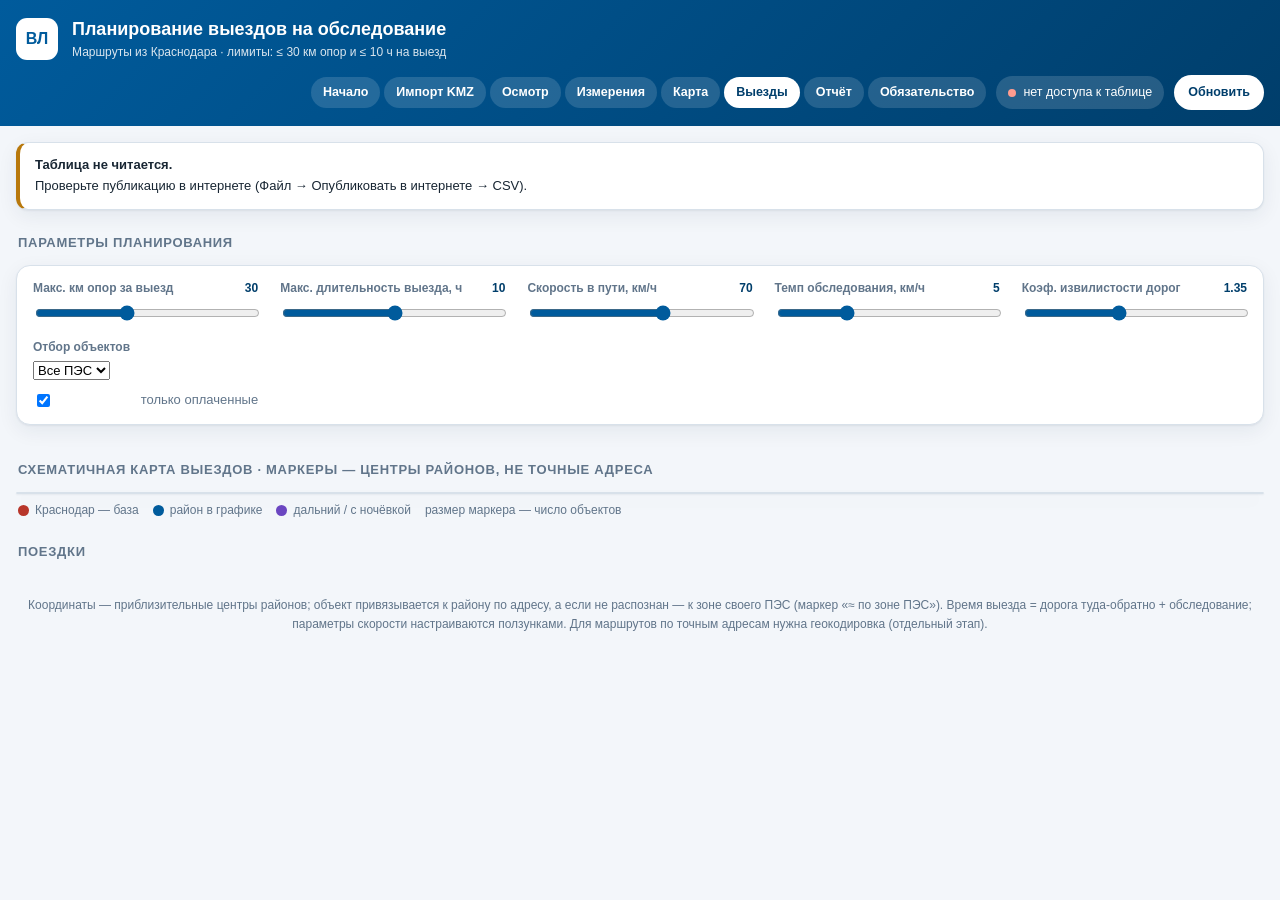
<file: vyezdy.html>
<!DOCTYPE html>
<html lang="ru">
<head>
<meta charset="UTF-8">
<meta name="viewport" content="width=device-width, initial-scale=1.0, viewport-fit=cover">
<title>Планирование выездов на обследование · ППО ВОЛС</title>
<style>
  :root{
    --rs:#005B9C;--rs-d:#003E6B;--rs-l:#E7F0F8;
    --ink:#182633;--muted:#61758a;--line:#d8e1ea;--bg:#f3f6fa;--card:#fff;
    --ok:#2b7a4b;--ok-bg:#e5f3ea;--warn:#b8362a;--warn-bg:#fbe5e2;
    --amber:#b8780b;--amber-bg:#fdf2da;--far:#6b46c1;--far-bg:#efe9fb;
    --sh:0 1px 2px rgba(16,42,67,.06),0 6px 20px rgba(16,42,67,.07);--r:14px;
  }
  *{box-sizing:border-box}html,body{margin:0}
  body{font-family:-apple-system,BlinkMacSystemFont,"Segoe UI",Roboto,Arial,sans-serif;
    background:var(--bg);color:var(--ink);line-height:1.45;-webkit-font-smoothing:antialiased}
  .wrap{max-width:1400px;margin:0 auto;padding:0 16px 60px}
  header.top{background:linear-gradient(135deg,var(--rs),var(--rs-d));color:#fff}
  .top-in{max-width:1400px;margin:0 auto;padding:16px;display:flex;align-items:center;gap:14px;flex-wrap:wrap}
  .mark{width:42px;height:42px;border-radius:11px;background:#fff;color:var(--rs);display:grid;place-items:center;font-weight:800;font-size:16px;flex:0 0 auto}
  .brand h1{margin:0;font-size:18px;font-weight:700}.brand p{margin:2px 0 0;font-size:12px;opacity:.85}
  .top-meta{margin-left:auto;display:flex;align-items:center;gap:10px;font-size:12.5px;flex-wrap:wrap}
  .live{display:flex;align-items:center;gap:7px;background:rgba(255,255,255,.15);padding:7px 12px;border-radius:999px}
  .dot{width:8px;height:8px;border-radius:50%;background:#82f39d}.dot.bad{background:#ff9c8f}
  a.back{color:#fff;text-decoration:none;font-size:12.5px;background:rgba(255,255,255,.15);padding:7px 12px;border-radius:999px}
  .ppoNav{display:flex;gap:4px;flex-wrap:wrap}
  .ppoNav a{color:#fff;text-decoration:none;font-size:12.5px;font-weight:600;padding:6px 12px;
    border-radius:999px;background:rgba(255,255,255,.14);white-space:nowrap}
  .ppoNav a.on{background:#fff;color:var(--rs-d)}
  .btn{border:0;cursor:pointer;font:inherit;font-size:12.5px;font-weight:600;background:#fff;color:var(--rs-d);padding:8px 14px;border-radius:999px}

  .note{border-radius:12px;padding:13px 15px;margin:16px 0;font-size:13px;background:#fff;border:1px solid var(--line);border-left:4px solid var(--amber);box-shadow:var(--sh)}
  .note b{display:block;margin-bottom:3px}
  h2.sec{font-size:13px;text-transform:uppercase;letter-spacing:.7px;color:var(--muted);margin:24px 2px 12px;font-weight:700}

  .params{background:var(--card);border:1px solid var(--line);border-radius:var(--r);box-shadow:var(--sh);padding:14px 16px;display:grid;grid-template-columns:repeat(auto-fit,minmax(200px,1fr));gap:16px 22px}
  .prm{display:flex;flex-direction:column;gap:5px}
  .prm label{font-size:12px;color:var(--muted);font-weight:600;display:flex;justify-content:space-between}
  .prm label b{color:var(--rs-d);font-variant-numeric:tabular-nums}
  .prm input[type=range]{width:100%;accent-color:var(--rs)}
  .prm-row{display:flex;gap:8px;align-items:center}
  .prm select,.prm .chk{font:inherit;font-size:13px}
  .chk{display:flex;align-items:center;gap:7px;cursor:pointer;color:var(--ink)}

  .kpis{display:grid;grid-template-columns:repeat(5,1fr);gap:11px;margin-top:12px}
  .kpi{background:var(--card);border:1px solid var(--line);border-radius:var(--r);padding:13px 15px;box-shadow:var(--sh);position:relative;overflow:hidden}
  .kpi::before{content:"";position:absolute;left:0;top:0;bottom:0;width:4px;background:var(--rs)}
  .kpi .n{font-size:25px;font-weight:800;line-height:1}.kpi .l{font-size:11.5px;color:var(--muted);font-weight:600;margin-top:5px}
  .kpi.warn::before{background:var(--warn)}.kpi.warn .n{color:var(--warn)}
  .kpi.far::before{background:var(--far)}.kpi.far .n{color:var(--far)}

  #map{border-radius:var(--r);border:1px solid var(--line);box-shadow:var(--sh);overflow:hidden;background:#f7fafc}
  #map svg{display:block;width:100%;height:auto}
  #map .mlabel{font:600 11px -apple-system,Arial,sans-serif;fill:#3a4a5a;pointer-events:none}
  #map .mlabel.depot{fill:#b8362a;font-weight:700}
  #map .mdot{cursor:pointer}
  #map .mdot:hover{stroke:#182633;stroke-width:2}
  .map-legend{display:flex;gap:14px;flex-wrap:wrap;font-size:12px;color:var(--muted);margin:8px 2px 0}
  .map-legend span{display:flex;align-items:center;gap:6px}
  .map-legend i{width:11px;height:11px;border-radius:50%;display:inline-block}

  .trips{display:grid;grid-template-columns:repeat(auto-fill,minmax(330px,1fr));gap:12px}
  .trip{background:var(--card);border:1px solid var(--line);border-radius:var(--r);box-shadow:var(--sh);overflow:hidden;border-top:4px solid var(--rs)}
  .trip.warn{border-top-color:var(--warn)}.trip.far{border-top-color:var(--far)}
  .trip .th{padding:12px 14px 10px;border-bottom:1px solid var(--line)}
  .trip .th .rn{font-weight:700;font-size:15px}
  .trip .th .rn .approx{font-size:11px;color:var(--muted);font-weight:400}
  .trip .badges{display:flex;gap:6px;flex-wrap:wrap;margin-top:7px}
  .b{font-size:11px;font-weight:700;padding:2px 8px;border-radius:999px}
  .b.km{background:var(--rs-l);color:var(--rs-d)}.b.h{background:var(--ok-bg);color:var(--ok)}
  .b.warn{background:var(--warn-bg);color:var(--warn)}.b.far{background:var(--far-bg);color:var(--far)}
  .trip .time{padding:9px 14px;background:var(--bg);font-size:11.5px;color:var(--muted);display:flex;gap:12px;flex-wrap:wrap}
  .trip .time b{color:var(--ink);font-variant-numeric:tabular-nums}
  .trip ul{margin:0;padding:8px 14px 12px;list-style:none}
  .trip li{font-size:12.5px;padding:5px 0;border-bottom:1px solid var(--line);display:flex;gap:8px;align-items:baseline}
  .trip li:last-child{border:0}
  .trip li .k{margin-left:auto;font-weight:700;color:var(--rs-d);font-variant-numeric:tabular-nums;flex:0 0 auto}
  .trip li .oc{color:var(--muted);font-size:11px}
  .trip li .pay{font-size:10px;font-weight:700;padding:0 6px;border-radius:999px;flex:0 0 auto}
  .pay.paid{background:var(--ok-bg);color:var(--ok)}.pay.partial{background:var(--amber-bg);color:var(--amber)}.pay.unpaid{background:#ececec;color:#888}

  .far-block,.noloc{background:var(--card);border:1px solid var(--line);border-radius:var(--r);box-shadow:var(--sh);padding:14px 16px;margin-top:12px}
  .far-block h4{margin:0 0 8px;font-size:13px;color:var(--far)}
  .far-block ul,.noloc ul{margin:6px 0 0;padding-left:18px;font-size:12.5px}
  .noloc h4{margin:0 0 8px;font-size:13px;color:var(--muted)}
  footer{margin-top:22px;font-size:12px;color:var(--muted);text-align:center;line-height:1.6}

  @media(max-width:720px){
    .wrap{padding:0 12px 48px}.kpis{grid-template-columns:repeat(2,1fr)}
    #map{height:340px}.trips{grid-template-columns:1fr}
    .top-meta{width:100%;justify-content:space-between;margin-left:0}
  }
</style>
</head>
<body>
<header class="top">
  <div class="top-in">
    <div class="mark">ВЛ</div>
    <div class="brand"><h1>Планирование выездов на обследование</h1>
      <p>Маршруты из Краснодара · лимиты: ≤ 30 км опор и ≤ 10 ч на выезд</p></div>
    <div class="top-meta">
      <nav id="ppoNav" class="ppoNav"></nav>
      <span class="live"><span class="dot" id="dot"></span><span id="upd">загрузка…</span></span>
      <button class="btn" id="refresh">Обновить</button>
    </div>
  </div>
</header>

<div class="wrap">
  <div id="msg"></div>

  <h2 class="sec">Параметры планирования</h2>
  <div class="params">
    <div class="prm"><label>Макс. км опор за выезд <b id="vKm">30</b></label>
      <input type="range" id="pKm" min="10" max="60" step="5" value="30"></div>
    <div class="prm"><label>Макс. длительность выезда, ч <b id="vH">10</b></label>
      <input type="range" id="pH" min="6" max="14" step="1" value="10"></div>
    <div class="prm"><label>Скорость в пути, км/ч <b id="vDrive">70</b></label>
      <input type="range" id="pDrive" min="40" max="90" step="5" value="70"></div>
    <div class="prm"><label>Темп обследования, км/ч <b id="vInsp">5</b></label>
      <input type="range" id="pInsp" min="2" max="12" step="1" value="5"></div>
    <div class="prm"><label>Коэф. извилистости дорог <b id="vRoad">1.35</b></label>
      <input type="range" id="pRoad" min="1.1" max="1.7" step="0.05" value="1.35"></div>
    <div class="prm">
      <label>Отбор объектов</label>
      <div class="prm-row"><select id="fPes"><option value="">Все ПЭС</option></select></div>
      <label class="chk" style="margin-top:6px"><input type="checkbox" id="onlyPaid" checked> только оплаченные</label>
    </div>
  </div>

  <section class="kpis" id="kpis"></section>

  <h2 class="sec">Схематичная карта выездов · маркеры — центры районов, не точные адреса</h2>
  <div id="map"></div>
  <div class="map-legend">
    <span><i style="background:#b8362a"></i> Краснодар — база</span>
    <span><i style="background:#005B9C"></i> район в графике</span>
    <span><i style="background:#6b46c1"></i> дальний / с ночёвкой</span>
    <span>размер маркера — число объектов</span>
  </div>

  <h2 class="sec">Поездки <span id="tripCount" style="color:var(--muted);text-transform:none;letter-spacing:0;font-weight:400"></span></h2>
  <div class="trips" id="trips"></div>
  <div id="far"></div>
  <div id="noloc"></div>

  <footer id="foot"></footer>
</div>

<script>
/* ═══════════ ИСТОЧНИК ═══════════ */
const PUB="https://docs.google.com/spreadsheets/d/e/2PACX-1vRhbMRx34WsWor15YtcCDHfpfJ3C3AC28vvFcTSglP3hBvZQBEgPvtnUSekcX_mnYJgMw4ZW-IHIT4k";
const GID="958994541";
const SOURCES=[`${PUB}/pub?gid=${GID}&single=true&output=csv`,`${PUB}/pub?output=csv`];
const REFRESH_MS=60000;

/* ═══════════ ГЕОГРАФИЯ ═══════════ */
const KRD=[45.0355,38.9753];
const PLACES=[
 ["сочи",43.60,39.73,"Сочи"],["туапс",44.10,39.08,"Туапсинский р-н"],["шепси",44.03,39.15,"Туапсинский р-н"],
 ["белореченск",44.766,39.874,"Белореченский р-н"],["ханск",44.63,40.03,"Майкоп (Ханская)"],
 ["даховск",44.22,40.21,"Майкопский р-н"],["блечепсин",44.90,40.60,"Кошехабльский р-н"],
 ["гиагинск",44.86,40.34,"Гиагинский р-н"],["красногвардейск",45.17,39.68,"Красногвардейский р-н"],
 ["веселый",44.90,40.19,"Шовгеновский р-н"],["шовгенов",44.90,40.19,"Шовгеновский р-н"],
 ["яблоновск",45.00,38.98,"Тахтамукайский р-н"],["тахтамукай",45.00,38.98,"Тахтамукайский р-н"],
 ["афипск",44.90,38.84,"Северский р-н"],["новодмитриевск",44.78,38.72,"Северский р-н"],["северск",44.85,38.68,"Северский р-н"],
 ["каневск",46.08,38.97,"Каневской р-н"],["стародеревянковск",46.05,38.98,"Каневской р-н"],["челбас",46.0,39.06,"Каневской р-н"],
 ["приморско-ахтарск",46.05,38.17,"Приморско-Ахтарский р-н"],["ахтарск",46.05,38.17,"Приморско-Ахтарский р-н"],["бриньковск",46.05,38.40,"Приморско-Ахтарский р-н"],
 ["брюховецк",45.80,38.67,"Брюховецкий р-н"],["новоджерелиевск",45.80,38.90,"Брюховецкий р-н"],["гарбузов",45.85,38.82,"Брюховецкий р-н"],
 ["щербиновск",46.63,38.68,"Щербиновский р-н"],["кухаривк",46.55,38.30,"Ейский р-н"],
 ["ейск",46.71,38.27,"Ейский р-н"],["должанск",46.63,37.80,"Ейский р-н"],
 ["успенск",44.83,41.32,"Успенский р-н"],["вольное",44.83,41.28,"Успенский р-н"],
 ["новокубанск",45.10,41.02,"Новокубанский р-н"],["советск",45.10,41.10,"Новокубанский р-н"],["радищев",45.05,41.05,"Новокубанский р-н"],["федоровск",45.10,40.95,"Новокубанский р-н"],["глубок",45.08,41.00,"Новокубанский р-н"],
 ["отрадн",44.39,41.52,"Отрадненский р-н"],["урупск",44.30,41.50,"Отрадненский р-н"],["тенгинск",44.42,41.48,"Отрадненский р-н"],
 ["гулькевич",45.36,40.69,"Гулькевичский р-н"],["машевск",45.40,40.75,"Гулькевичский р-н"],["духовск",45.30,40.70,"Гулькевичский р-н"],["чаплыгин",45.35,40.72,"Гулькевичский р-н"],["самойлов",45.33,40.68,"Гулькевичский р-н"],
 ["кавказск",45.43,40.57,"Кавказский р-н"],["десятихатк",45.50,40.60,"Кавказский р-н"],["кропоткин",45.43,40.57,"Кавказский р-н"],
 ["тбилисск",45.36,40.19,"Тбилисский р-н"],["ванновск",45.28,40.05,"Тбилисский р-н"],
 ["курганинск",44.88,40.60,"Курганинский р-н"],["лабинск",44.63,40.73,"Лабинский р-н"],["владимирск",44.60,40.80,"Лабинский р-н"],["упорн",44.55,40.90,"Лабинский р-н"],
 ["мостовск",44.42,40.79,"Мостовской р-н"],["унароков",44.55,40.70,"Мостовской р-н"],
 ["тимашевск",45.61,38.94,"Тимашевский р-н"],["стринск",45.65,38.90,"Тимашевский р-н"],["выселк",45.58,39.66,"Выселковский р-н"],
 ["кущевск",46.56,39.64,"Кущёвский р-н"],["первомайск",46.50,39.60,"Кущёвский р-н"],
 ["ленинградск",46.32,39.39,"Ленинградский р-н"],["коржи",46.04,39.26,"Ленинградский р-н"],
 ["новороссийск",44.72,37.77,"Новороссийск"],["шесхарис",44.71,37.82,"Новороссийск"],
 ["геленджик",44.56,38.08,"Геленджик"],["архипо-осиповк",44.36,38.53,"Геленджик"],["прасковеевк",44.44,38.36,"Геленджик"],["бетта",44.42,38.42,"Геленджик"],["береговое",44.50,38.20,"Геленджик"],
 ["анапск",44.89,37.32,"Анапский р-н"],["анапа",44.89,37.32,"Анапский р-н"],["гостагаевск",45.02,37.50,"Анапский р-н"],["витязево",44.98,37.31,"Анапский р-н"],["раевск",44.85,37.63,"Анапский р-н"],["варениковск",45.12,37.64,"Анапский р-н"],
 ["крымск",44.90,37.99,"Крымский р-н"],["холмск",44.84,38.38,"Абинский р-н"],["абинск",44.87,38.16,"Абинский р-н"],
 ["темрюк",45.28,37.38,"Темрюкский р-н"],["голубицк",45.32,37.28,"Темрюкский р-н"],["тамань",45.21,36.71,"Темрюкский р-н"],["курчанск",45.22,37.50,"Темрюкский р-н"],
 ["славянск",45.26,38.13,"Славянский р-н"],["анастасиевск",45.32,37.98,"Славянский р-н"],
 ["усть-лабинск",45.22,39.68,"Усть-Лабинский р-н"],["воронежск",45.30,39.58,"Усть-Лабинский р-н"],["кирпильск",45.36,39.65,"Усть-Лабинский р-н"],
 ["кореновск",45.47,39.45,"Кореновский р-н"],["пролетарск",45.50,39.40,"Кореновский р-н"],
 ["новопокровск",45.95,40.70,"Новопокровский р-н"],["калниболотск",46.03,40.80,"Новопокровский р-н"],
 ["павловск",46.13,39.79,"Павловский р-н"],
];
const PES_CENTER={"СЭС":[43.60,39.73,"Сочинские ЭС (зона)"],"АрЭС":[45.00,41.12,"Армавирские ЭС (зона)"],
 "АрмЭС":[45.00,41.12,"Армавирские ЭС (зона)"],"ЛбЭС":[44.63,40.73,"Лабинские ЭС (зона)"],
 "КЭС":[45.04,38.98,"Краснодарские ЭС (зона)"],"АдЭС":[44.61,40.10,"Адыгейские ЭС (зона)"],
 "ТхЭС":[45.86,40.13,"Тихорецкие ЭС (зона)"],"УЛЭС":[45.22,39.68,"Усть-Лабинские ЭС (зона)"],
 "ЛнЭС":[46.32,39.39,"Ленинградские ЭС (зона)"],"ЮЗЭС":[44.90,37.99,"Юго-Западные ЭС (зона)"],
 "ЮзЭС":[44.90,37.99,"Юго-Западные ЭС (зона)"],"СлЭС":[45.26,38.13,"Славянские ЭС (зона)"],
 "ТмЭС":[45.61,38.94,"Тимашевские ЭС (зона)"]};
function haversine(a,b){const R=6371,dl=(b[0]-a[0])*Math.PI/180,dg=(b[1]-a[1])*Math.PI/180;
 const s=Math.sin(dl/2)**2+Math.cos(a[0]*Math.PI/180)*Math.cos(b[0]*Math.PI/180)*Math.sin(dg/2)**2;
 return 2*R*Math.asin(Math.sqrt(s));}
function resolvePlace(text){const t=(text||"").toLowerCase();
 for(const p of PLACES)if(t.includes(p[0]))return{lat:p[1],lon:p[2],name:p[3]};return null;}
function resolveByPes(pes){const p=PES_CENTER[(pes||"").trim()];return p?{lat:p[0],lon:p[1],name:p[2],byPes:true}:null;}

/* ═══════════ УПАКОВКА В ПОЕЗДКИ ═══════════ */
function planTrips(objs,P){
 const {maxKm,maxH,driveSpeed,inspectSpeed,roadFactor}=P;
 const groups={};
 for(const o of objs){const k=o.place?o.place.name:"__none";
  (groups[k]=groups[k]||{place:o.place,items:[]}).items.push(o);}
 const trips=[],unreachable=[],unassigned=[];
 for(const k in groups){const g=groups[k];
  if(!g.place){unassigned.push(...g.items);continue;}
  const dist=haversine(KRD,[g.place.lat,g.place.lon])*roadFactor,driveH=dist/driveSpeed,roundH=2*driveH;
  const items=g.items.slice().sort((a,b)=>(b.km||0)-(a.km||0));
  if(roundH>=maxH){unreachable.push({place:g.place,dist,roundH,items,km:items.reduce((s,x)=>s+(x.km||0),0)});continue;}
  const cap=Math.min(maxKm,(maxH-roundH)*inspectSpeed);
  let bins=[];
  for(const it of items){const w=it.km||0;let placed=false;
   for(const bin of bins){if(bin.km+w<=cap+1e-6){bin.km+=w;bin.items.push(it);placed=true;break;}}
   if(!placed)bins.push({km:w,items:[it]});}
  for(const bin of bins){const inspectH=bin.km/inspectSpeed;
   trips.push({place:g.place,dist,driveH,roundH,inspectH,totalH:roundH+inspectH,km:bin.km,items:bin.items,
    overCap:bin.km>maxKm+1e-6,overTime:(roundH+bin.km/inspectSpeed)>maxH+1e-6});}
 }
 trips.sort((a,b)=>a.dist-b.dist);
 return {trips,unreachable,unassigned};
}

/* ═══════════ CSV ═══════════ */
function parseCSV(t){const rows=[];let row=[],f="",q=false;
 for(let i=0;i<t.length;i++){const c=t[i];
  if(q){if(c=='"'){if(t[i+1]=='"'){f+='"';i++;}else q=false;}else f+=c;}
  else{if(c=='"')q=true;else if(c==','){row.push(f);f="";}
   else if(c=='\n'){row.push(f);rows.push(row);row=[];f="";}else if(c!='\r')f+=c;}}
 if(f.length||row.length){row.push(f);rows.push(row);}return rows;}
const nm=s=>(s||"").toString().trim().toLowerCase().replace(/ё/g,"е");
function mapHeaders(head){const H={};head.forEach((h,i)=>{const t=nm(h);if(!t)return;
 if(t.includes("пэс"))H.pes??=i;
 else if(t.includes("контрагент"))H.cust??=i;
 else if(t.includes("объект"))H.obj??=i;
 else if(t.includes("предмет"))H.pred??=i;
 else if(t.includes("протяж"))H.km??=i;
 else if(t.includes("дата")&&t.includes("оплат"))H.pay??=i;
 else if(t.includes("исключен"))H.excl??=i;
 else if(t.startsWith("э3")&&t.includes("факт"))H.e3??=i;});return H;}
function num(s){if(s==null)return null;let t=String(s).replace(/[\s\u00a0]/g,"").replace(",",".").replace(/[^\d.]/g,"");
 if(!t)return null;const v=parseFloat(t);return isNaN(v)?null:v;}
function payState(s){const t=(s||"").toLowerCase().trim();
 if(!t||t.includes("нет оплат")||t.includes("на подписи")||t.includes("момента оплаты")||(t.includes("течени")&&t.includes("оплат")))return"unpaid";
 if(t.includes("50%")||(t.includes("аванс")&&!t.includes("100%")))return"partial";return"paid";}

/* ═══════════ СОСТОЯНИЕ / РЕНДЕР ═══════════ */
let RAW=[],map,layer;
const $=id=>document.getElementById(id);
function params(){return{maxKm:+$("pKm").value,maxH:+$("pH").value,driveSpeed:+$("pDrive").value,
 inspectSpeed:+$("pInsp").value,roadFactor:+$("pRoad").value};}
const esc=s=>(s==null?"":String(s)).replace(/[&<>"]/g,c=>({'&':'&amp;','<':'&lt;','>':'&gt;','"':'&quot;'}[c]));
const h1=n=>n.toFixed(1).replace(".",",");

function candidates(){
 const pes=$("fPes").value, onlyPaid=$("onlyPaid").checked;
 return RAW.filter(o=>{
  if(o.excl)return false;
  if(o.e3done)return false;             // фотофиксация уже сделана
  if(o.km==null||o.km<=0)return false;
  if(pes&&o.pes!==pes)return false;
  if(onlyPaid&&o.payState==="unpaid")return false;
  return true;
 });
}

function render(){
 const P=params();
 $("vKm").textContent=P.maxKm;$("vH").textContent=P.maxH;$("vDrive").textContent=P.driveSpeed;
 $("vInsp").textContent=P.inspectSpeed;$("vRoad").textContent=P.roadFactor.toFixed(2);
 const objs=candidates();
 const {trips,unreachable,unassigned}=planTrips(objs,P);

 const totalKm=objs.reduce((s,o)=>s+(o.km||0),0);
 const okTrips=trips.filter(t=>!t.overCap&&!t.overTime).length;
 const problem=trips.filter(t=>t.overCap||t.overTime).length+unreachable.length;
 $("kpis").innerHTML=[
  ["",objs.length,"Объектов к обследованию",""],
  ["",h1(totalKm)+" км","Суммарно опор",""],
  ["",trips.length,"Поездок в графике",""],
  ["far",unreachable.length,"Дальних (ночёвка)","far"],
  ["warn",problem,"Требуют разбивки","warn"],
 ].map(([_,n,l,cls])=>`<div class="kpi ${cls}"><div class="n">${n}</div><div class="l">${l}</div></div>`).join("");

 $("tripCount").textContent=trips.length?`· ${trips.length} шт., отсортированы по удалённости`:"";

 // карта
 drawMap(trips,unreachable);

 // карточки поездок
 $("trips").innerHTML=trips.map(t=>{
  const cls=(t.overCap||t.overTime)?"warn":"";
  const badges=[`<span class="b km">${h1(t.km)} км</span>`,
   `<span class="b ${(t.overTime)?"warn":"h"}">${h1(t.totalH)} ч</span>`,
   t.overCap?`<span class="b warn">&gt; ${P.maxKm} км — разбить</span>`:"",
   (t.overTime&&!t.overCap)?`<span class="b warn">&gt; ${P.maxH} ч</span>`:""].join("");
  return `<div class="trip ${cls}">
   <div class="th"><div class="rn">${esc(t.place.name)} ${t.place.byPes?'<span class="approx">≈ по зоне ПЭС</span>':""}</div>
    <div class="badges">${badges}</div></div>
   <div class="time">📍 ${Math.round(t.dist)} км от Краснодара · дорога <b>${h1(t.roundH)} ч</b> · обследование <b>${h1(t.inspectH)} ч</b></div>
   <ul>${t.items.map(o=>`<li>
     <span>${esc(o.cust||"—")}<div class="oc">${esc((o.obj||"").slice(0,60))}</div></span>
     <span class="pay ${o.payState}">${o.payState==="paid"?"опл":o.payState==="partial"?"50%":"нет"}</span>
     <span class="k">${o.km!=null?h1(o.km):"—"}</span></li>`).join("")}</ul>
  </div>`;
 }).join("")||`<div class="noloc">Нет объектов к обследованию по текущему отбору.</div>`;

 // дальние
 $("far").innerHTML=unreachable.length?`<div class="far-block"><h4>Дальние районы — одним днём не успеть (плечо ≥ ${P.maxH} ч), нужен выезд с ночёвкой</h4>
   <ul>${unreachable.map(u=>`<li>${esc(u.place.name)} — ${Math.round(u.dist)} км, ${h1(u.roundH)} ч только дорога, ${u.items.length} об., ${h1(u.km)} км опор</li>`).join("")}</ul></div>`:"";

 // без км
 const noKm=RAW.filter(o=>!o.excl&&!o.e3done&&(o.km==null||o.km<=0)&&(!$("onlyPaid").checked||o.payState!=="unpaid")&&(!$("fPes").value||o.pes===$("fPes").value));
 $("noloc").innerHTML=noKm.length?`<div class="noloc"><h4>Без протяжённости — не попали в планирование (${noKm.length})</h4>
   <ul>${noKm.slice(0,12).map(o=>`<li>${esc(o.pes)} · ${esc(o.cust||o.obj||"—")}</li>`).join("")}</ul></div>`:"";
}

function drawMap(trips,unreachable){
 // агрегируем по точке (район)
 const byName={};
 [...trips.map(t=>({t,far:false})),...unreachable.map(t=>({t,far:true}))].forEach(({t,far})=>{
  const key=t.place.name;(byName[key]=byName[key]||{place:t.place,km:0,n:0,far,trips:0}).km+=t.km;
  byName[key].n+=t.items.length;byName[key].trips++;if(far)byName[key].far=true;});
 const pts=Object.values(byName);
 if(!pts.length){$("map").innerHTML='<svg viewBox="0 0 1000 200"><text x="500" y="100" text-anchor="middle" class="mlabel">Нет поездок для отображения</text></svg>';return;}

 // проекция (равнопромежуточная с поправкой на широту)
 const BW=1000,BH=460,PAD=64;
 const lats=[KRD[0],...pts.map(p=>p.place.lat)],lons=[KRD[1],...pts.map(p=>p.place.lon)];
 let latMin=Math.min(...lats),latMax=Math.max(...lats),lonMin=Math.min(...lons),lonMax=Math.max(...lons);
 if(latMax-latMin<0.4){latMax+=0.25;latMin-=0.25;} if(lonMax-lonMin<0.4){lonMax+=0.25;lonMin-=0.25;}
 const latMid=(latMin+latMax)/2,kx=Math.cos(latMid*Math.PI/180);
 const gw=(lonMax-lonMin)*kx,gh=(latMax-latMin);
 const s=Math.min((BW-2*PAD)/gw,(BH-2*PAD)/gh);
 const offx=PAD+((BW-2*PAD)-gw*s)/2,offy=PAD+((BH-2*PAD)-gh*s)/2;
 const proj=(lat,lon)=>[offx+(lon-lonMin)*kx*s, offy+(latMax-lat)*s];
 const [kx0,ky0]=proj(KRD[0],KRD[1]);

 // сетка-ориентир (целые градусы)
 let grid="";
 for(let lo=Math.ceil(lonMin);lo<=Math.floor(lonMax);lo++){const [x]=proj(latMid,lo);
  grid+=`<line x1="${x.toFixed(0)}" y1="${offy-6}" x2="${x.toFixed(0)}" y2="${(BH-offy+6).toFixed(0)}" stroke="#e3ebf2" stroke-width="1"/>`+
        `<text x="${x.toFixed(0)}" y="${(BH-offy+20).toFixed(0)}" text-anchor="middle" font-size="9" fill="#a9b6c4">${lo}°E</text>`;}
 for(let la=Math.ceil(latMin);la<=Math.floor(latMax);la++){const [,y]=proj(la,lonMid());
  grid+=`<line x1="${(offx-6).toFixed(0)}" y1="${y.toFixed(0)}" x2="${(BW-offx+6).toFixed(0)}" y2="${y.toFixed(0)}" stroke="#e3ebf2" stroke-width="1"/>`+
        `<text x="${(offx-10).toFixed(0)}" y="${(y+3).toFixed(0)}" text-anchor="end" font-size="9" fill="#a9b6c4">${la}°N</text>`;}
 function lonMid(){return (lonMin+lonMax)/2;}

 // линии база→район
 let lines="";
 pts.forEach(p=>{const [x,y]=proj(p.place.lat,p.place.lon);const col=p.far?"#6b46c1":"#005B9C";
  lines+=`<line x1="${kx0.toFixed(0)}" y1="${ky0.toFixed(0)}" x2="${x.toFixed(0)}" y2="${y.toFixed(0)}" stroke="${col}" stroke-width="1.3" opacity="0.4"${p.far?' stroke-dasharray="5,5"':''}/>`;});

 // маркеры районов
 let dots="";
 pts.sort((a,b)=>b.place.lat-a.place.lat).forEach(p=>{const [x,y]=proj(p.place.lat,p.place.lon);
  const r=Math.min(6+p.n*1.5,20),col=p.far?"#6b46c1":"#005B9C";
  const lx=x+r+3, anchor=(x>BW-160)?"end":"start", tx=(x>BW-160)?x-r-3:lx;
  dots+=`<g><title>${esc(p.place.name)}\nобъектов: ${p.n} · опор: ${h1(p.km)} км · поездок: ${p.trips}${p.far?" · ДАЛЬНИЙ (ночёвка)":""}</title>`+
    `<circle class="mdot" cx="${x.toFixed(0)}" cy="${y.toFixed(0)}" r="${r.toFixed(1)}" fill="${col}" fill-opacity="0.82" stroke="#fff" stroke-width="1.5"/>`+
    `<text class="mlabel" x="${tx.toFixed(0)}" y="${(y+3).toFixed(0)}" text-anchor="${anchor}">${esc(p.place.name)}${p.n>1?` · ${p.n}`:""}</text></g>`;});

 // база Краснодар
 const depot=`<g><title>Краснодар — база выездов</title>`+
   `<circle cx="${kx0.toFixed(0)}" cy="${ky0.toFixed(0)}" r="8" fill="#b8362a" stroke="#fff" stroke-width="2"/>`+
   `<text class="mlabel depot" x="${(kx0+12).toFixed(0)}" y="${(ky0+4).toFixed(0)}">Краснодар</text></g>`;

 $("map").innerHTML=`<svg viewBox="0 0 ${BW} ${BH}" preserveAspectRatio="xMidYMid meet" xmlns="http://www.w3.org/2000/svg">`+
   `<rect x="0" y="0" width="${BW}" height="${BH}" fill="#f7fafc"/>${grid}${lines}${dots}${depot}</svg>`;
}

/* ═══════════ ЗАГРУЗКА ═══════════ */
function showMsg(h,bad){$("msg").innerHTML=h?`<div class="note ${bad?"":""}">${h}</div>`:"";}
async function load(){
 let text=null;
 for(const base of SOURCES){const url=base+(base.includes("?")?"&":"?")+"_cb="+Date.now();
  try{const res=await fetch(url,{cache:"no-store"});if(!res.ok)continue;const t=await res.text();
   if(/^\s*</.test(t))continue;text=t;break;}catch(e){}}
 if(text===null){$("dot").classList.add("bad");$("upd").textContent="нет доступа к таблице";
  showMsg("<b>Таблица не читается.</b> Проверьте публикацию в интернете (Файл → Опубликовать в интернете → CSV).",true);return;}
 const rows=parseCSV(text).filter(r=>r.some(c=>c&&c.trim()!==""));
 let hi=rows.findIndex(r=>r.some(c=>nm(c).includes("пэс")));if(hi<0)hi=0;
 const H=mapHeaders(rows[hi]||[]);
 const out=[];
 for(let i=hi+1;i<rows.length;i++){const r=rows[i],get=k=>H[k]!=null?(r[H[k]]||"").trim():"";
  const cust=get("cust"),obj=get("obj");if(!cust&&!obj)continue;
  const pes=get("pes")||"—";
  const place=resolvePlace(obj+" "+cust)||resolveByPes(pes);
  out.push({pes,cust,obj,pred:get("pred"),km:num(get("km")),
   payState:payState(get("pay")),excl:/^да$/i.test(get("excl")),
   e3done:!!get("e3"),place});}
 RAW=out;
 const keep=$("fPes").value;
 $("fPes").innerHTML='<option value="">Все ПЭС</option>'+
  [...new Set(RAW.filter(o=>!o.excl).map(o=>o.pes))].sort((a,b)=>a.localeCompare(b,"ru")).map(n=>`<option>${esc(n)}</option>`).join("");
 $("fPes").value=keep;
 $("dot").classList.remove("bad");
 $("upd").textContent="обновлено "+new Date().toLocaleTimeString("ru-RU",{hour:"2-digit",minute:"2-digit"});
 render();
}

["pKm","pH","pDrive","pInsp","pRoad"].forEach(id=>$(id).addEventListener("input",render));
["fPes","onlyPaid"].forEach(id=>$(id).addEventListener("change",render));
$("refresh").addEventListener("click",load);
$("foot").innerHTML="Координаты — приблизительные центры районов; объект привязывается к району по адресу, "+
 "а если не распознан — к зоне своего ПЭС (маркер «≈ по зоне ПЭС»). Время выезда = дорога туда-обратно + обследование; "+
 "параметры скорости настраиваются ползунками. Для маршрутов по точным адресам нужна геокодировка (отдельный этап).";
load();
setInterval(load,REFRESH_MS);
</script>
<script src="ppo-core.js"></script>
<script>PPO.mountNav("vyezdy.html");</script>
</body>
</html>
</file>
<file: ppo-ui.css>
/* ППО ВОЛС — общий стиль рабочего места. Фирменный синий филиала #005B9C. */
:root{
  --blue:#005B9C; --blue-d:#003E6B; --blue-l:#E7EFF7; --blue-2:#2E7FBF;
  --ink:#0F1E2E; --muted:#5C6B7A; --line:#C9D3DD; --line-s:#E2E8EF;
  --bg:#F1F5F9; --paper:#fff;
  --ok:#0F7B6C; --ok-bg:#E3F3EF; --warn:#B26A00; --warn-bg:#FBF0DC; --bad:#A32B2B; --bad-bg:#FAE7E7;
  --ui:-apple-system,BlinkMacSystemFont,"Segoe UI",Roboto,Arial,sans-serif;
  --mono:ui-monospace,"SFMono-Regular",Menlo,Consolas,monospace;
  --sh:0 1px 2px rgba(15,30,46,.05),0 6px 18px rgba(15,30,46,.06);
  --r:12px;
}
*{box-sizing:border-box}
html,body{margin:0;padding:0}
body{font-family:var(--ui);background:var(--bg);color:var(--ink);font-size:15px;line-height:1.5;
  -webkit-font-smoothing:antialiased;-webkit-text-size-adjust:100%}
a{color:var(--blue)}
button,input,select,textarea{font-family:inherit;font-size:inherit}

/* ------------------------------------------------------------- шапка */
.ppo-top{background:linear-gradient(135deg,var(--blue),var(--blue-d));color:#fff;
  position:sticky;top:0;z-index:60;box-shadow:0 2px 12px rgba(0,62,107,.25)}
.ppo-top-in{max-width:1180px;margin:0 auto;padding:11px 16px;display:flex;align-items:center;gap:14px;flex-wrap:wrap}
.ppo-mark{width:38px;height:38px;border-radius:10px;background:#fff;color:var(--blue);
  display:grid;place-items:center;font-weight:800;font-size:13px;letter-spacing:.02em;flex:0 0 auto}
.ppo-brand b{display:block;font-size:16px;font-weight:700;line-height:1.2}
.ppo-brand span{display:block;font-size:11.5px;opacity:.82;margin-top:1px}
#ppoNav{margin-left:auto;display:flex;gap:4px;flex-wrap:wrap}
#ppoNav a{color:#fff;text-decoration:none;font-size:13px;font-weight:600;padding:7px 13px;
  border-radius:999px;background:rgba(255,255,255,.12);white-space:nowrap}
#ppoNav a:hover{background:rgba(255,255,255,.22)}
#ppoNav a.on{background:#fff;color:var(--blue-d)}

.wrap{max-width:1180px;margin:0 auto;padding:20px 16px 80px}
.narrow{max-width:800px}

/* ------------------------------------------------------------- блоки */
.card{background:var(--paper);border:1px solid var(--line-s);border-radius:var(--r);
  box-shadow:var(--sh);padding:18px;margin-bottom:16px}
.card > h2{margin:0 0 4px;font-size:17px;font-weight:700;letter-spacing:-.01em}
.card > h2 + p.sub{margin:0 0 16px;color:var(--muted);font-size:13.5px}
.eyebrow{font-family:var(--mono);font-size:10.5px;letter-spacing:.13em;text-transform:uppercase;
  color:var(--blue);font-weight:600;margin-bottom:7px}
h3.blk{font-size:14px;font-weight:700;margin:22px 0 10px;padding-bottom:6px;border-bottom:2px solid var(--blue-l)}

/* ------------------------------------------------------------ формы */
.field{margin-bottom:14px}
.field label{display:block;font-size:13px;font-weight:600;margin-bottom:5px}
.field label .req{color:var(--bad);margin-left:3px}
.field .hint{font-size:12.5px;color:var(--muted);margin-top:5px;line-height:1.4}
.field input[type=text],.field input[type=number],.field input[type=date],.field select,.field textarea{
  width:100%;padding:10px 12px;border:1px solid var(--line);border-radius:8px;background:#fff;
  color:var(--ink);outline:none;font-size:15px}
.field textarea{min-height:76px;resize:vertical;line-height:1.45}
.field input:focus,.field select:focus,.field textarea:focus{border-color:var(--blue-2);
  box-shadow:0 0 0 3px rgba(46,127,191,.16)}
.field.miss input,.field.miss select{border-color:#E3B0B0;background:#FFF8F8}
.grid2{display:grid;grid-template-columns:repeat(auto-fit,minmax(250px,1fr));gap:0 16px}
.grid3{display:grid;grid-template-columns:repeat(auto-fit,minmax(180px,1fr));gap:0 14px}

.chips{display:flex;flex-wrap:wrap;gap:7px}
.chip{padding:8px 13px;border:1px solid var(--line);border-radius:999px;background:#fff;
  font-size:13.5px;font-weight:600;cursor:pointer;user-select:none}
.chip:hover{border-color:var(--blue-2)}
.chip.on{background:var(--blue);border-color:var(--blue);color:#fff}

/* ------------------------------------------------------------ кнопки */
.btn{display:inline-flex;align-items:center;justify-content:center;gap:7px;padding:10px 17px;
  border-radius:8px;border:1px solid var(--blue);background:var(--blue);color:#fff;
  font-size:14px;font-weight:600;cursor:pointer;text-decoration:none;line-height:1.2}
.btn:hover{background:var(--blue-d);border-color:var(--blue-d)}
.btn.ghost{background:#fff;color:var(--blue);border-color:var(--line)}
.btn.ghost:hover{background:var(--blue-l);border-color:var(--blue-2)}
.btn.danger{background:#fff;color:var(--bad);border-color:#E3B0B0}
.btn.danger:hover{background:var(--bad-bg)}
.btn:disabled{opacity:.45;cursor:not-allowed}
.btn.sm{padding:6px 11px;font-size:12.5px}
.btnrow{display:flex;gap:9px;flex-wrap:wrap;align-items:center}

/* ------------------------------------------------------------ таблицы */
.tbl{width:100%;border-collapse:collapse;font-size:13.5px}
.tbl th{background:var(--blue);color:#fff;text-align:left;padding:9px 10px;font-weight:600;font-size:12.5px}
.tbl td{padding:8px 10px;border-bottom:1px solid var(--line-s);vertical-align:top}
.tbl tr:nth-child(even) td{background:#FAFCFE}
.tblwrap{overflow-x:auto;border:1px solid var(--line-s);border-radius:10px}

/* ------------------------------------------------------------ статусы */
.tag{display:inline-block;padding:2px 9px;border-radius:999px;font-size:11.5px;font-weight:700;white-space:nowrap}
.tag.ok{background:var(--ok-bg);color:var(--ok)}
.tag.warn{background:var(--warn-bg);color:var(--warn)}
.tag.bad{background:var(--bad-bg);color:var(--bad)}
.tag.neutral{background:var(--blue-l);color:var(--blue-d)}

.note{border-radius:10px;padding:12px 14px;font-size:13.5px;background:#fff;border:1px solid var(--line-s);
  border-left:4px solid var(--blue-2);margin:14px 0}
.note.warn{border-left-color:var(--warn);background:var(--warn-bg)}
.note.bad{border-left-color:var(--bad);background:var(--bad-bg)}
.note.ok{border-left-color:var(--ok);background:var(--ok-bg)}
.note b{display:block;margin-bottom:3px}

.empty{padding:34px 20px;text-align:center;color:var(--muted);font-size:14px;
  border:1px dashed var(--line);border-radius:10px;background:#FBFDFE}
.empty b{display:block;color:var(--ink);font-size:15px;margin-bottom:5px}

/* ------------------------------------------------------------- тосты */
.toast{position:fixed;left:50%;bottom:24px;transform:translateX(-50%) translateY(14px);
  background:var(--ink);color:#fff;padding:11px 20px;border-radius:999px;font-size:14px;
  font-weight:600;opacity:0;pointer-events:none;transition:.22s;z-index:200;max-width:90vw;text-align:center}
.toast.on{opacity:1;transform:translateX(-50%) translateY(0)}
.toast.bad{background:var(--bad)}

/* ------------------------------------------------------------- модалка */
.modal{position:fixed;inset:0;background:rgba(10,25,40,.5);display:none;z-index:150;
  align-items:flex-start;justify-content:center;padding:24px 12px;overflow-y:auto}
.modal.on{display:flex}
.modal-in{background:#fff;border-radius:14px;width:100%;max-width:640px;box-shadow:0 20px 60px rgba(0,0,0,.3)}
.modal-h{padding:16px 18px;border-bottom:1px solid var(--line-s);display:flex;align-items:center;gap:12px}
.modal-h h3{margin:0;font-size:16px;flex:1}
.modal-b{padding:18px}
.modal-f{padding:14px 18px;border-top:1px solid var(--line-s);display:flex;gap:9px;justify-content:flex-end;flex-wrap:wrap}
.x{background:none;border:0;font-size:22px;line-height:1;color:var(--muted);cursor:pointer;padding:0 4px}

/* --------------------------------------------------------- индикатор */
.ready{display:flex;align-items:center;gap:14px;flex-wrap:wrap}
.ring{--p:0;width:58px;height:58px;border-radius:50%;flex:0 0 auto;display:grid;place-items:center;
  background:conic-gradient(var(--blue) calc(var(--p)*1%), var(--line-s) 0)}
.ring i{width:44px;height:44px;border-radius:50%;background:#fff;display:grid;place-items:center;
  font-style:normal;font-weight:800;font-size:14px;color:var(--blue-d)}

@media (max-width:640px){
  .ppo-top-in{padding:10px 12px;gap:10px}
  .ppo-brand b{font-size:14.5px}
  #ppoNav{width:100%;margin-left:0;overflow-x:auto;-webkit-overflow-scrolling:touch;padding-bottom:2px}
  .wrap{padding:14px 12px 90px}
  .card{padding:14px;border-radius:10px}
  .btn{padding:11px 16px}
}
@media (prefers-reduced-motion:reduce){*{transition:none!important;animation:none!important}}

/* ------------------------------------------------ выбор нескольких опор */
.ppick-btn{width:100%;text-align:left;padding:10px 12px;border:1px solid var(--line);border-radius:8px;
  background:#fff;font-size:14.5px;cursor:pointer;color:var(--ink);line-height:1.3}
.ppick-btn:hover{border-color:var(--blue-2)}
.ppick-btn b{display:inline-block;background:var(--blue);color:#fff;border-radius:999px;
  min-width:22px;text-align:center;padding:1px 7px;font-size:12.5px;margin-right:7px}
.ppick-btn .ph{color:var(--muted)}
.ppick-modal{position:fixed;inset:0;background:rgba(10,25,40,.5);z-index:180;display:none;
  align-items:flex-start;justify-content:center;padding:20px 12px;overflow-y:auto}
.ppick-modal.on{display:flex}
.ppick-in{background:#fff;border-radius:14px;width:100%;max-width:620px;box-shadow:0 20px 60px rgba(0,0,0,.3);
  display:flex;flex-direction:column;max-height:88vh}
.ppick-h{padding:15px 18px;border-bottom:1px solid var(--line-s);display:flex;align-items:center;gap:12px}
.ppick-h h3{margin:0;font-size:16.5px;flex:1}
.ppick-tools{padding:14px 18px;border-bottom:1px solid var(--line-s)}
.ppick-search{width:100%;padding:9px 12px;border:1px solid var(--line);border-radius:8px;margin-bottom:10px}
.ppick-range{margin-top:9px;font-size:13px;color:var(--muted);display:flex;align-items:center;gap:7px;flex-wrap:wrap}
.ppick-range input{width:74px;padding:6px 9px;border:1px solid var(--line);border-radius:7px;font-size:13.5px}
.ppick-list{overflow-y:auto;flex:1;min-height:120px;-webkit-overflow-scrolling:touch}
.ppick-row{display:flex;align-items:center;gap:10px;padding:9px 18px;border-bottom:1px solid var(--line-s);
  cursor:pointer;font-size:13.5px}
.ppick-row:hover{background:var(--blue-l)}
.ppick-row.bad{border-left:3px solid var(--warn)}
.ppick-row input{width:18px;height:18px;flex:0 0 auto}
.ppick-row .n{font-weight:700;min-width:64px}
.ppick-row .m{color:var(--ink);min-width:92px}
.ppick-row .l{color:var(--muted);flex:1;font-size:12.5px}
.ppick-f{padding:13px 18px;border-top:1px solid var(--line-s);display:flex;align-items:center;
  justify-content:space-between;gap:12px;flex-wrap:wrap}
.ppick-cnt{font-size:13.5px;font-weight:600;color:var(--muted)}
@media (max-width:600px){ .ppick-row .m{display:none} }
</file>
